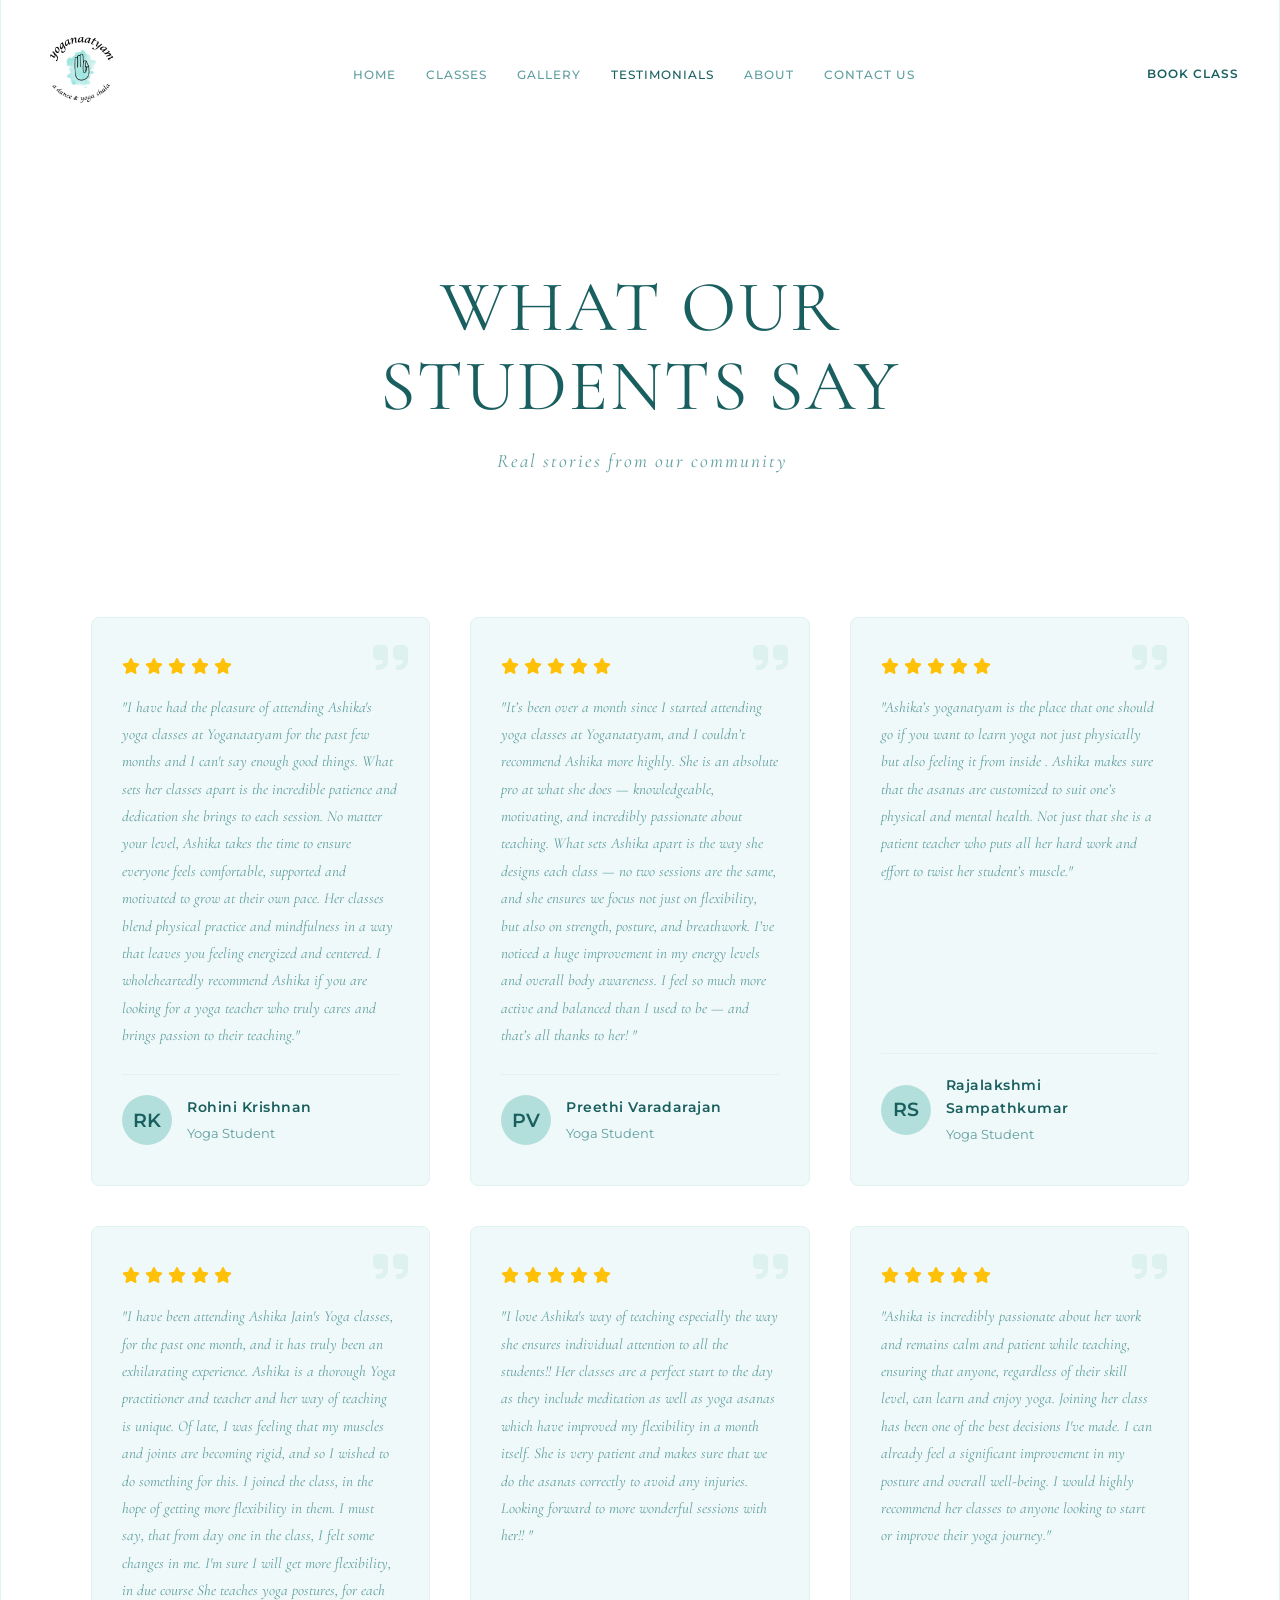
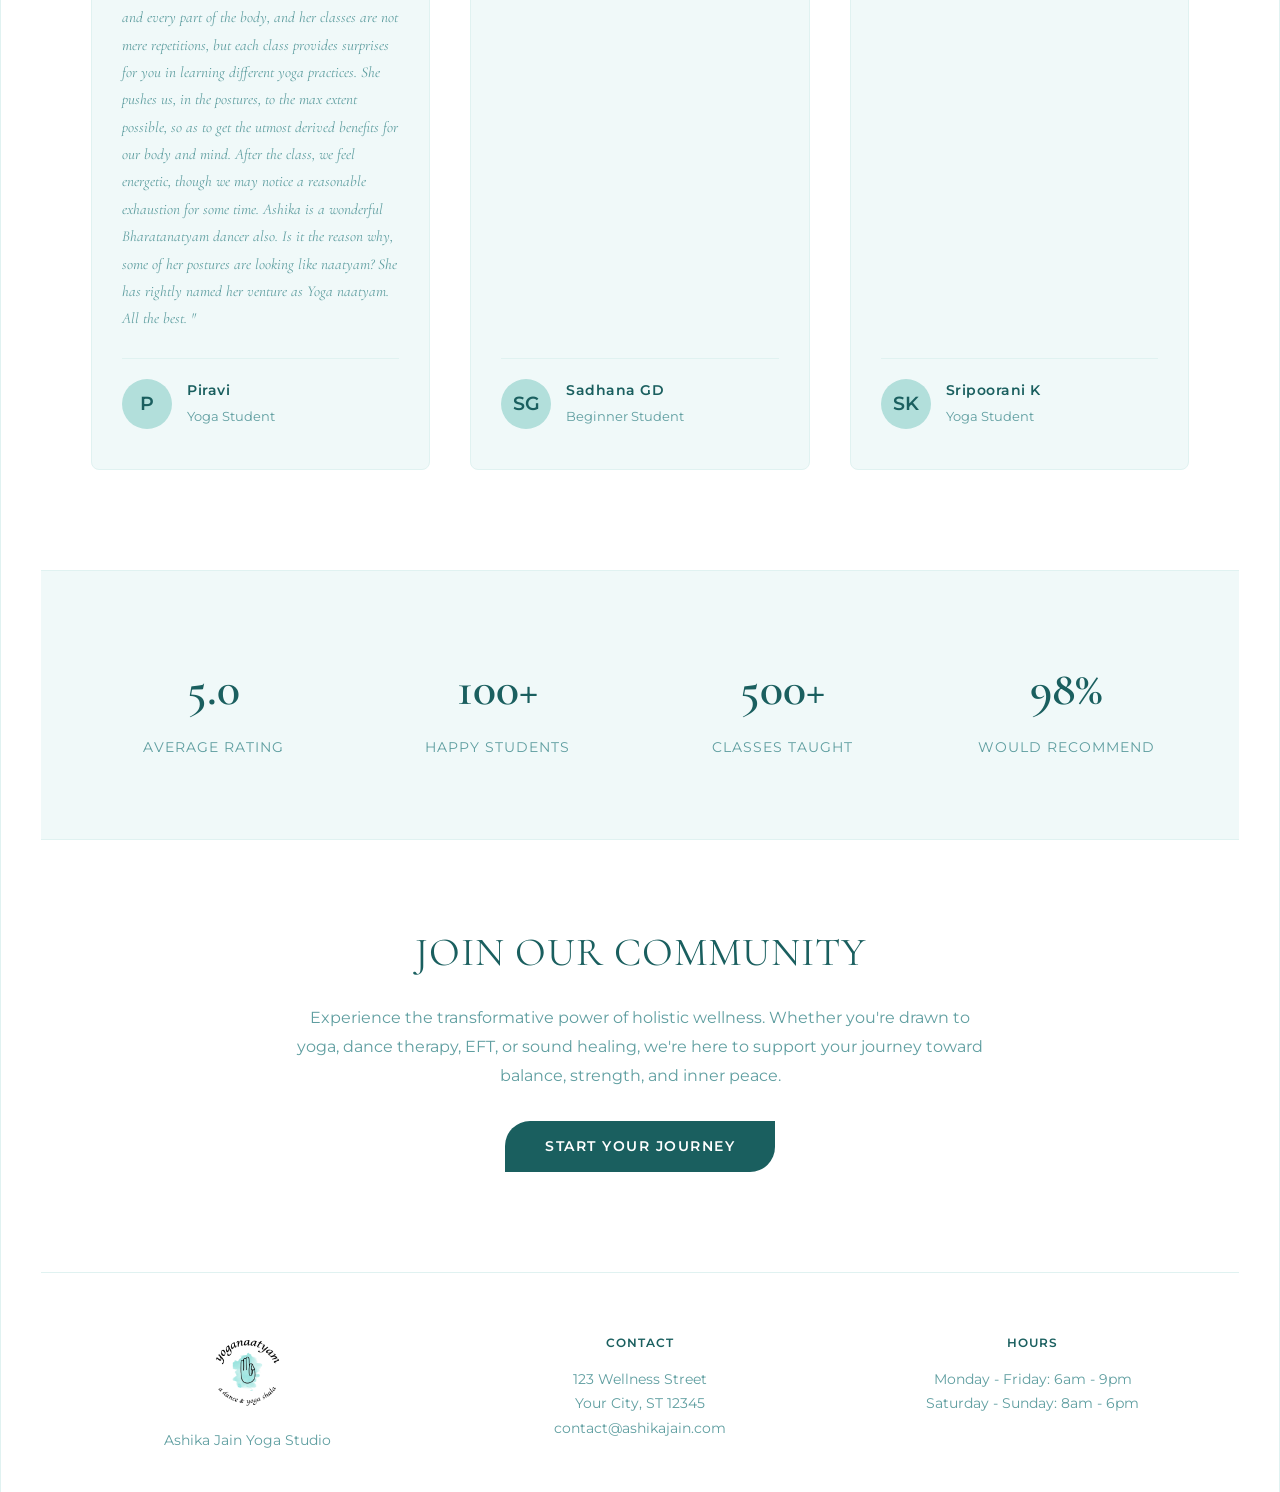
<file: testimonial.html>
<!DOCTYPE html>
<html lang="en">

<head>
    <meta charset="UTF-8">
    <meta name="viewport" content="width=device-width, initial-scale=1.0">
    
    <!-- Primary Meta Tags -->
    <title>Testimonials - Ashika Jain Yoga Studio | Client Reviews & Success Stories</title>
    <meta name="title" content="Testimonials - Ashika Jain Yoga Studio | Client Reviews & Success Stories">
    <meta name="description" content="Read inspiring testimonials from our yoga students. Discover how Ashika Jain's holistic approach to yoga, dance therapy, EFT, and sound healing has transformed lives.">
    <meta name="keywords" content="yoga testimonials, yoga reviews, client testimonials, yoga success stories, yoga student reviews, Ashika Jain reviews, wellness testimonials">
    <meta name="author" content="Ashika Jain">
    <meta name="robots" content="index, follow">
    <meta name="language" content="English">
    
    <!-- Canonical URL -->
    <link rel="canonical" href="https://www.ashikajain.com/testimonial.html">
    
    <!-- Open Graph / Facebook -->
    <meta property="og:type" content="website">
    <meta property="og:url" content="https://www.ashikajain.com/testimonial.html">
    <meta property="og:title" content="Testimonials - Ashika Jain Yoga Studio">
    <meta property="og:description" content="Read inspiring testimonials from our yoga students. Discover how our holistic approach has transformed lives.">
    <meta property="og:image" content="https://www.ashikajain.com/images/ylogo.png">
    <meta property="og:site_name" content="Ashika Jain Yoga Studio">
    
    <!-- Twitter -->
    <meta name="twitter:card" content="summary_large_image">
    <meta name="twitter:url" content="https://www.ashikajain.com/testimonial.html">
    <meta name="twitter:title" content="Testimonials - Ashika Jain Yoga Studio">
    <meta name="twitter:description" content="Read inspiring testimonials from our yoga students.">
    <meta name="twitter:image" content="https://www.ashikajain.com/images/ylogo.png">
    
    <!-- Favicon -->
    <link rel="icon" type="image/png" href="images/teal-logo.png">

    <link rel="preconnect" href="https://fonts.googleapis.com">
    <link rel="preconnect" href="https://fonts.gstatic.com" crossorigin>
    <link
        href="https://fonts.googleapis.com/css2?family=Cormorant+Garamond:ital,wght@0,300;0,400;0,600;1,400&family=Montserrat:wght@300;400;500;600&display=swap"
        rel="stylesheet">
    <link rel="stylesheet" href="style.css">
    <!-- FontAwesome for icons -->
    <link rel="stylesheet" href="https://cdnjs.cloudflare.com/ajax/libs/font-awesome/6.4.0/css/all.min.css">
    
    <style>
        /* Testimonial Page Specific Styles */
        .testimonial-hero {
            text-align: center;
            padding: 60px 50px;
            margin-bottom: 80px;
        }

        .testimonial-hero h1 {
            font-family: var(--font-serif);
            font-size: 4.5rem;
            font-weight: 400;
            color: var(--primary-text);
            margin-bottom: 20px;
            letter-spacing: 2px;
            line-height: 1.1;
        }

        .testimonial-hero h1 .highlight {
            display: block;
        }

        .testimonial-hero .subtitle {
            font-size: 1.2rem;
            letter-spacing: 2px;
            color: var(--secondary-text);
            font-style: italic;
            font-family: var(--font-serif);
        }

        .testimonials-grid {
            display: grid;
            grid-template-columns: repeat(3, 1fr);
            gap: 40px;
            margin-bottom: 100px;
            padding: 0 50px;
        }

        .testimonial-card {
            background: #f0f9f9;
            padding: 40px 30px;
            border-radius: 8px;
            border: 1px solid #e0f2f1;
            transition: all 0.3s ease;
            position: relative;
            display: flex;
            flex-direction: column;
        }

        .testimonial-card:hover {
            transform: translateY(-5px);
            box-shadow: 0 10px 30px rgba(26, 95, 95, 0.1);
            border-color: var(--accent-color);
        }

        .testimonial-rating {
            display: flex;
            gap: 5px;
            margin-bottom: 20px;
            color: #ffc107;
        }

        .testimonial-rating i {
            font-size: 1rem;
        }

        .testimonial-text {
            font-size: 0.95rem;
            color: var(--secondary-text);
            line-height: 1.8;
            margin-bottom: 25px;
            font-style: italic;
            flex-grow: 1;
            font-family: var(--font-serif);
        }

        .testimonial-author {
            display: flex;
            align-items: center;
            gap: 15px;
            padding-top: 20px;
            border-top: 1px solid #e0f2f1;
        }

        .testimonial-avatar {
            width: 50px;
            height: 50px;
            border-radius: 50%;
            background: var(--accent-color);
            display: flex;
            align-items: center;
            justify-content: center;
            color: var(--primary-text);
            font-weight: 600;
            font-size: 1.2rem;
            flex-shrink: 0;
        }

        .testimonial-author-info h4 {
            font-size: 0.9rem;
            font-weight: 600;
            color: var(--primary-text);
            margin-bottom: 5px;
            letter-spacing: 0.5px;
        }

        .testimonial-author-info p {
            font-size: 0.8rem;
            color: var(--secondary-text);
        }

        .testimonial-quote-icon {
            position: absolute;
            top: 20px;
            right: 20px;
            font-size: 2.5rem;
            color: var(--accent-color);
            opacity: 0.3;
        }

        .testimonial-stats {
            background: #f0f9f9;
            padding: 60px 50px;
            margin-bottom: 80px;
            border-top: 1px solid #e0f2f1;
            border-bottom: 1px solid #e0f2f1;
        }

        .testimonial-stats-grid {
            display: grid;
            grid-template-columns: repeat(4, 1fr);
            gap: 40px;
            text-align: center;
        }

        .testimonial-stat-item {
            padding: 20px;
        }

        .testimonial-stat-number {
            font-family: var(--font-serif);
            font-size: 3rem;
            font-weight: 600;
            color: var(--primary-text);
            margin-bottom: 10px;
        }

        .testimonial-stat-label {
            font-size: 0.85rem;
            color: var(--secondary-text);
            letter-spacing: 1px;
            text-transform: uppercase;
        }

        .testimonial-cta {
            text-align: center;
            padding: 0 50px;
            margin-bottom: 100px;
        }

        .testimonial-cta-content {
            max-width: 700px;
            margin: 0 auto;
        }

        .testimonial-cta h2 {
            font-family: var(--font-serif);
            font-size: 2.5rem;
            font-weight: 400;
            color: var(--primary-text);
            margin-bottom: 20px;
            letter-spacing: 1px;
        }

        .testimonial-cta p {
            font-size: 1rem;
            color: var(--secondary-text);
            line-height: 1.8;
            margin-bottom: 30px;
        }

        .testimonial-cta-btn {
            display: inline-block;
            padding: 14px 40px;
            font-size: 0.9rem;
            letter-spacing: 1.5px;
            font-weight: 600;
            text-decoration: none;
            text-transform: uppercase;
            background-color: var(--primary-text);
            color: #fff;
            border-radius: 25px 0% 25px 0%;
            transition: all 0.3s ease;
            font-family: var(--font-sans);
        }

        .testimonial-cta-btn:hover {
            background-color: transparent;
            color: var(--primary-text);
            border: 1px solid var(--primary-text);
            transform: translateY(-2px);
            box-shadow: 0 4px 8px rgba(0, 0, 0, 0.1);
        }

        /* Responsive Styles */
        @media (max-width: 1024px) {
            .testimonials-grid {
                grid-template-columns: repeat(2, 1fr);
                gap: 30px;
                padding: 0 30px;
            }

            .testimonial-stats-grid {
                grid-template-columns: repeat(2, 1fr);
                gap: 30px;
            }

            .testimonial-hero {
                padding: 40px 30px;
            }

            .testimonial-hero h1 {
                font-size: 3.5rem;
            }
        }

        @media (max-width: 768px) {
            .testimonial-hero {
                padding: 40px 20px;
                margin-bottom: 60px;
            }

            .testimonial-hero h1 {
                font-size: 2.5rem;
            }

            .testimonials-grid {
                grid-template-columns: 1fr;
                gap: 25px;
                padding: 0 20px;
                margin-bottom: 60px;
            }

            .testimonial-card {
                padding: 30px 25px;
            }

            .testimonial-stats {
                padding: 40px 20px;
                margin-bottom: 60px;
            }

            .testimonial-stats-grid {
                grid-template-columns: repeat(2, 1fr);
                gap: 25px;
            }

            .testimonial-stat-number {
                font-size: 2.5rem;
            }

            .testimonial-cta {
                padding: 0 20px;
                margin-bottom: 60px;
            }

            .testimonial-cta h2 {
                font-size: 2rem;
            }
        }

        @media (max-width: 480px) {
            .testimonial-hero h1 {
                font-size: 2rem;
            }

            .testimonial-stats-grid {
                grid-template-columns: 1fr;
            }

            .testimonial-cta h2 {
                font-size: 1.5rem;
            }
        }
    </style>
</head>

<body>

    <div class="main-container">
        <!-- Header -->
        <header role="banner">
            <div class="logo">
                <div class="logo-circle">AJ</div>
            </div>
            <nav role="navigation" aria-label="Main navigation">
                <ul>
                    <li><a href="index.html">HOME</a></li>
                    <li><a href="classes.html">CLASSES</a></li>
                    <li><a href="gallery.html">GALLERY</a></li>
                    <li><a href="testimonial.html" class="active">TESTIMONIALS</a></li>
                    <li><a href="about.html">ABOUT</a></li>
                    <li><a href="contact.html">CONTACT US</a></li>
                </ul>
            </nav>
            <div class="header-actions">
                <a href="contact.html#contact-form" class="book-btn">BOOK CLASS</a>
                <div class="menu-icon" id="mobile-menu-toggle">
                    <i class="fa-solid fa-bars"></i>
                </div>
            </div>
        </header>

        <!-- Mobile Menu Overlay -->
        <div class="mobile-menu-overlay" id="mobile-menu">
            <div class="mobile-menu-content">
                <div class="mobile-menu-header">
                    <div class="logo-circle">AJ</div>
                    <button class="mobile-menu-close" id="mobile-menu-close">
                        <i class="fa-solid fa-times"></i>
                    </button>
                </div>
                <nav class="mobile-nav">
                    <ul>
                        <li><a href="index.html" class="mobile-nav-link">HOME</a></li>
                        <li><a href="classes.html" class="mobile-nav-link">CLASSES</a></li>
                        <li><a href="gallery.html" class="mobile-nav-link">GALLERY</a></li>
                        <li><a href="testimonial.html" class="mobile-nav-link">TESTIMONIALS</a></li>
                        <li><a href="about.html" class="mobile-nav-link">ABOUT</a></li>
                        <li><a href="contact.html" class="mobile-nav-link">CONTACT US</a></li>
                    </ul>
                </nav>
                <div class="mobile-menu-footer">
                    <a href="contact.html#contact-form" class="mobile-book-btn">BOOK CLASS</a>
                </div>
            </div>
        </div>

        <!-- Testimonial Hero Section -->
        <section class="testimonial-hero">
            <h1>WHAT OUR<br><span class="highlight">STUDENTS SAY</span></h1>
            <p class="subtitle">Real stories from our community</p>
        </section>

        <!-- Testimonials Grid -->
        <section class="testimonials-section">
            <div class="testimonials-grid">
                <div class="testimonial-card">
                    <i class="fa-solid fa-quote-right testimonial-quote-icon"></i>
                    <div class="testimonial-rating">
                        <i class="fa-solid fa-star"></i>
                        <i class="fa-solid fa-star"></i>
                        <i class="fa-solid fa-star"></i>
                        <i class="fa-solid fa-star"></i>
                        <i class="fa-solid fa-star"></i>
                    </div>
                    <p class="testimonial-text">"I have had the pleasure of attending Ashika's yoga classes at Yoganaatyam for the past few months and I can't say enough good things. What sets her classes apart is the incredible patience and dedication she brings to each session. No matter your level, Ashika takes the time to ensure everyone feels comfortable, supported and motivated to grow at their own pace. Her classes blend physical practice and mindfulness in a way that leaves you feeling energized and centered. I wholeheartedly recommend Ashika if you are looking for a yoga teacher who truly cares and brings passion to their teaching."</p>
                    <div class="testimonial-author">
                        <div class="testimonial-avatar">RK</div>
                        <div class="testimonial-author-info">
                            <h4>Rohini Krishnan</h4>
                            <p>Yoga Student</p>
                        </div>
                    </div>
                </div>

                <div class="testimonial-card">
                    <i class="fa-solid fa-quote-right testimonial-quote-icon"></i>
                    <div class="testimonial-rating">
                        <i class="fa-solid fa-star"></i>
                        <i class="fa-solid fa-star"></i>
                        <i class="fa-solid fa-star"></i>
                        <i class="fa-solid fa-star"></i>
                        <i class="fa-solid fa-star"></i>
                    </div>
                    <p class="testimonial-text">"It’s been over a month since I started attending yoga classes at Yoganaatyam, and I couldn’t recommend Ashika more highly. She is an absolute pro at what she does — knowledgeable, motivating, and incredibly passionate about teaching.

What sets Ashika apart is the way she designs each class — no two sessions are the same, and she ensures we focus not just on flexibility, but also on strength, posture, and breathwork. I’ve noticed a huge improvement in my energy levels and overall body awareness. I feel so much more active and balanced than I used to be — and that’s all thanks to her!
"</p>
                    <div class="testimonial-author">
                        <div class="testimonial-avatar">PV</div>
                        <div class="testimonial-author-info">
                            <h4>Preethi Varadarajan</h4>
                            <p>Yoga Student</p>
                        </div>
                    </div>
                </div>

                <div class="testimonial-card">
                    <i class="fa-solid fa-quote-right testimonial-quote-icon"></i>
                    <div class="testimonial-rating">
                        <i class="fa-solid fa-star"></i>
                        <i class="fa-solid fa-star"></i>
                        <i class="fa-solid fa-star"></i>
                        <i class="fa-solid fa-star"></i>
                        <i class="fa-solid fa-star"></i>
                    </div>
                    <p class="testimonial-text">"Ashika’s yoganatyam is the place that one should go if you want to learn yoga not just physically but also feeling it from inside . Ashika makes sure that the asanas are customized to suit one’s physical and mental health. Not just that she is a patient teacher who puts all her hard work and effort to twist her student’s muscle."</p>
                    <div class="testimonial-author">
                        <div class="testimonial-avatar">RS</div>
                        <div class="testimonial-author-info">
                            <h4>Rajalakshmi Sampathkumar</h4>
                            <p>Yoga Student</p>
                        </div>
                    </div>
                </div>

                <div class="testimonial-card">
                    <i class="fa-solid fa-quote-right testimonial-quote-icon"></i>
                    <div class="testimonial-rating">
                        <i class="fa-solid fa-star"></i>
                        <i class="fa-solid fa-star"></i>
                        <i class="fa-solid fa-star"></i>
                        <i class="fa-solid fa-star"></i>
                        <i class="fa-solid fa-star"></i>
                    </div>
                    <p class="testimonial-text">"I have been attending Ashika Jain's Yoga classes, for the past one month, and it has truly been an exhilarating experience. Ashika is a thorough Yoga practitioner and teacher and her way of teaching is unique.
Of late, I was feeling that my muscles and joints are becoming rigid, and so I wished to do something for this. I joined the class, in the hope of getting more flexibility in them. I must say, that from day one in the class, I felt some changes in me. I'm sure I will get more flexibility, in due course
She teaches yoga postures, for each and every part of the body, and her classes are not mere repetitions, but each class provides surprises for you in learning different yoga practices.
She pushes us, in the postures,  to the max extent possible, so as to get the utmost derived benefits for our body and mind. After the class, we feel energetic, though we may notice a reasonable exhaustion for some time.
Ashika is a wonderful Bharatanatyam dancer also. Is it the reason why, some of her postures are looking like
naatyam? She has rightly named her venture as Yoga naatyam. All the best.
"</p>
                    <div class="testimonial-author">
                        <div class="testimonial-avatar">P</div>
                        <div class="testimonial-author-info">
                            <h4>Piravi</h4>
                            <p>Yoga Student</p>
                        </div>
                    </div>
                </div>

                <div class="testimonial-card">
                    <i class="fa-solid fa-quote-right testimonial-quote-icon"></i>
                    <div class="testimonial-rating">
                        <i class="fa-solid fa-star"></i>
                        <i class="fa-solid fa-star"></i>
                        <i class="fa-solid fa-star"></i>
                        <i class="fa-solid fa-star"></i>
                        <i class="fa-solid fa-star"></i>
                    </div>
                    <p class="testimonial-text">"I love Ashika's way of teaching especially the way she ensures individual attention to all the students!!
Her classes are a perfect start to the day as they include meditation as well as yoga asanas which have improved my flexibility in a month itself. She is very patient and makes sure that we do the asanas correctly to avoid any injuries.
Looking forward to more wonderful sessions with her!! "</p>
                    <div class="testimonial-author">
                        <div class="testimonial-avatar">SG</div>
                        <div class="testimonial-author-info">
                            <h4>Sadhana GD</h4>
                            <p>Beginner Student</p>
                        </div>
                    </div>
                </div>

                <div class="testimonial-card">
                    <i class="fa-solid fa-quote-right testimonial-quote-icon"></i>
                    <div class="testimonial-rating">
                        <i class="fa-solid fa-star"></i>
                        <i class="fa-solid fa-star"></i>
                        <i class="fa-solid fa-star"></i>
                        <i class="fa-solid fa-star"></i>
                        <i class="fa-solid fa-star"></i>
                    </div>
                    <p class="testimonial-text">"Ashika is incredibly passionate about her work and remains calm and patient while teaching, ensuring that anyone, regardless of their skill level, can learn and enjoy yoga. Joining her class has been one of the best decisions I've made. I can already feel a significant improvement in my posture and overall well-being. I would highly recommend her classes to anyone looking to start or improve their yoga journey."</p>
                    <div class="testimonial-author">
                        <div class="testimonial-avatar">SK</div>
                        <div class="testimonial-author-info">
                            <h4>Sripoorani K</h4>
                            <p>Yoga Student</p>
                        </div>
                    </div>
                </div>
            </div>
        </section>

        <!-- Testimonial Stats Section -->
        <section class="testimonial-stats">
            <div class="testimonial-stats-grid">
                <div class="testimonial-stat-item">
                    <div class="testimonial-stat-number">5.0</div>
                    <div class="testimonial-stat-label">Average Rating</div>
                </div>
                <div class="testimonial-stat-item">
                    <div class="testimonial-stat-number">100+</div>
                    <div class="testimonial-stat-label">Happy Students</div>
                </div>
                <div class="testimonial-stat-item">
                    <div class="testimonial-stat-number">500+</div>
                    <div class="testimonial-stat-label">Classes Taught</div>
                </div>
                <div class="testimonial-stat-item">
                    <div class="testimonial-stat-number">98%</div>
                    <div class="testimonial-stat-label">Would Recommend</div>
                </div>
            </div>
        </section>

        <!-- CTA Section -->
        <section class="testimonial-cta">
            <div class="testimonial-cta-content">
                <h2>JOIN OUR COMMUNITY</h2>
                <p>Experience the transformative power of holistic wellness. Whether you're drawn to yoga, dance therapy, EFT, or sound healing, we're here to support your journey toward balance, strength, and inner peace.</p>
                <a href="contact.html#contact-form" class="testimonial-cta-btn">START YOUR JOURNEY</a>
            </div>
        </section>

        <!-- Footer -->
        <footer class="about-footer" role="contentinfo">
            <div class="footer-content">
                <div class="footer-section">
                    <div class="logo-circle">AJ</div>
                    <p>Ashika Jain Yoga Studio</p>
                </div>
                <div class="footer-section">
                    <h4>CONTACT</h4>
                    <p>123 Wellness Street<br>Your City, ST 12345<br>contact@ashikajain.com</p>
                </div>
                <div class="footer-section">
                    <h4>HOURS</h4>
                    <p>Monday - Friday: 6am - 9pm<br>Saturday - Sunday: 8am - 6pm</p>
                </div>
            </div>
        </footer>
    </div>

    <script>
        // Mobile Menu Toggle
        const mobileMenuToggle = document.getElementById('mobile-menu-toggle');
        const mobileMenu = document.getElementById('mobile-menu');
        const mobileMenuClose = document.getElementById('mobile-menu-close');
        const body = document.body;

        if (mobileMenuToggle) {
            mobileMenuToggle.addEventListener('click', () => {
                mobileMenu.classList.add('active');
                body.classList.add('menu-open');
            });
        }

        if (mobileMenuClose) {
            mobileMenuClose.addEventListener('click', () => {
                mobileMenu.classList.remove('active');
                body.classList.remove('menu-open');
            });
        }

        // Close menu when clicking on overlay (outside menu content)
        if (mobileMenu) {
            mobileMenu.addEventListener('click', (e) => {
                if (e.target === mobileMenu) {
                    mobileMenu.classList.remove('active');
                    body.classList.remove('menu-open');
                }
            });
        }

        // Close menu when clicking on a nav link
        const mobileNavLinks = document.querySelectorAll('.mobile-nav-link');
        mobileNavLinks.forEach(link => {
            link.addEventListener('click', () => {
                mobileMenu.classList.remove('active');
                body.classList.remove('menu-open');
            });
        });

        // Set active state for current page
        const currentPath = window.location.pathname;
        const currentPage = currentPath.split('/').pop() || 'index.html';
        mobileNavLinks.forEach(link => {
            const linkHref = link.getAttribute('href');
            if (linkHref === currentPage || (currentPage === '' && linkHref === 'index.html')) {
                link.classList.add('active');
            }
        });
    </script>

</body>

</html>
</file>
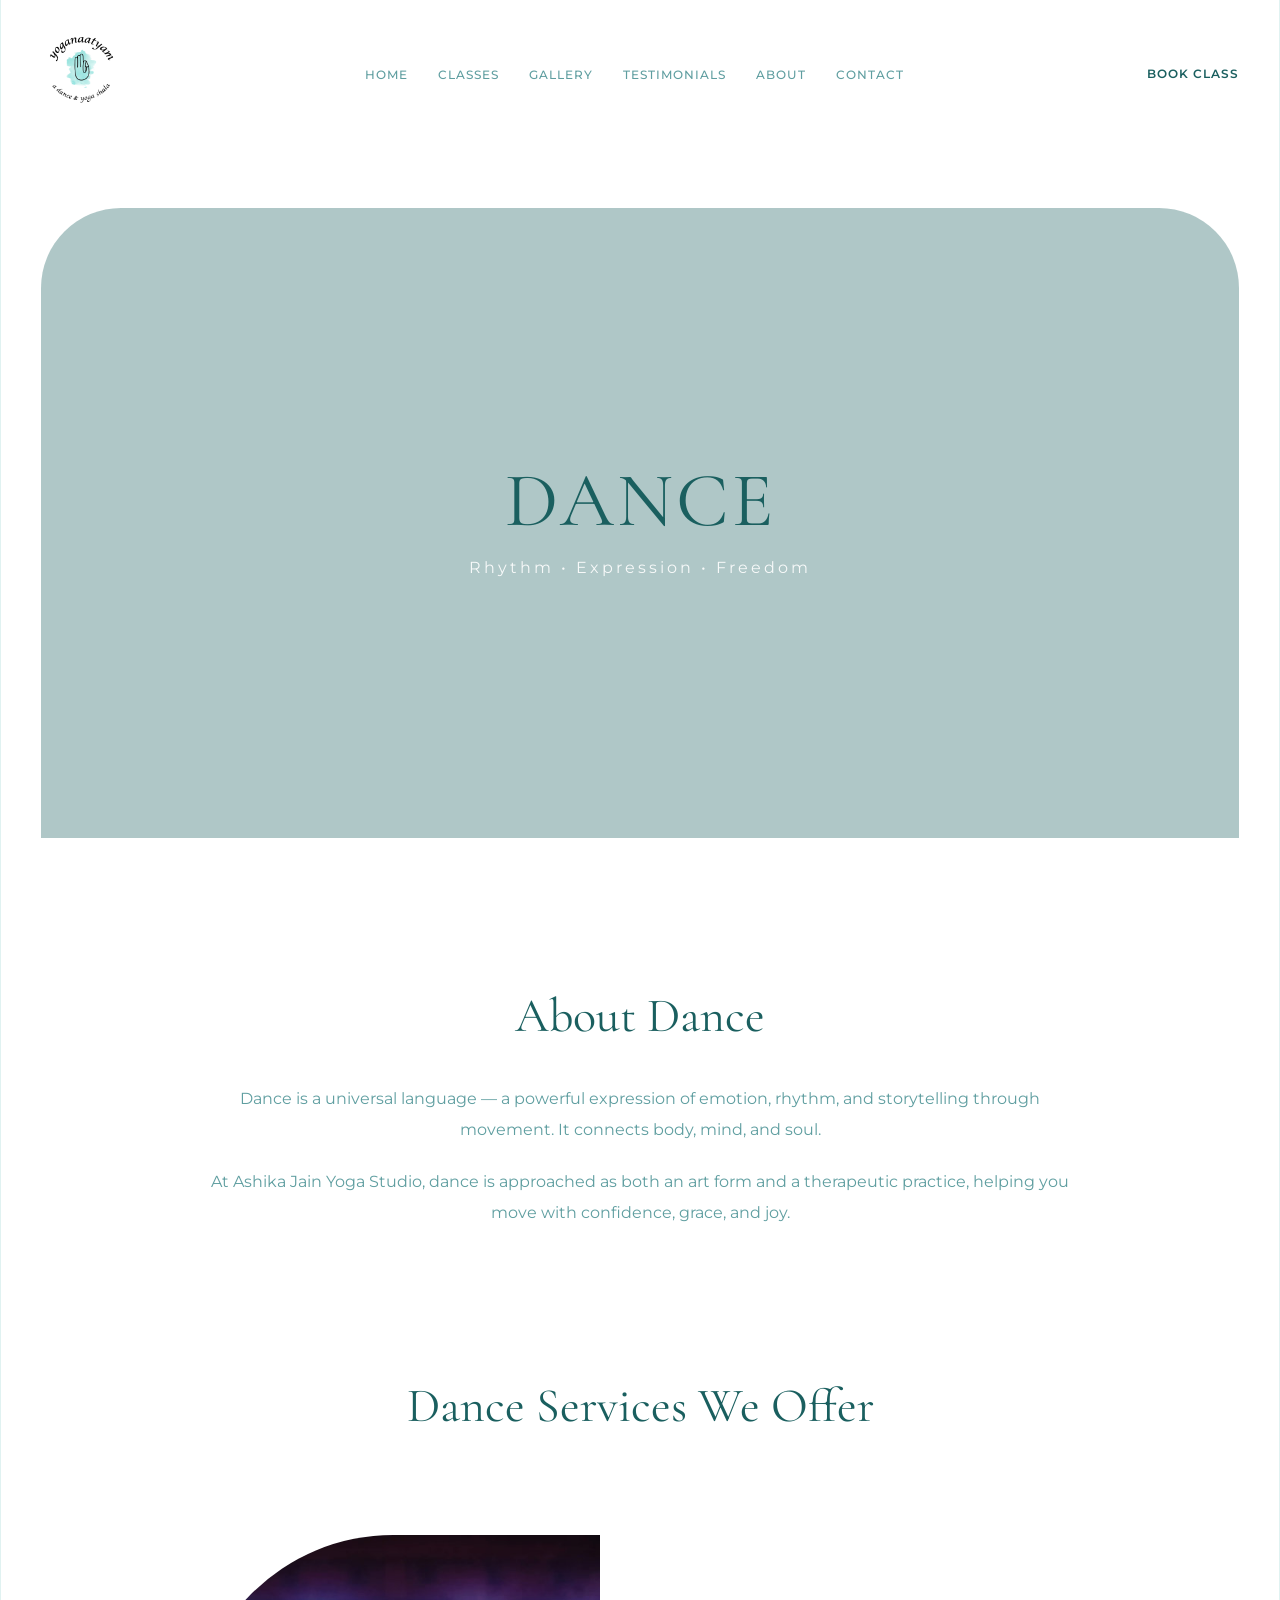
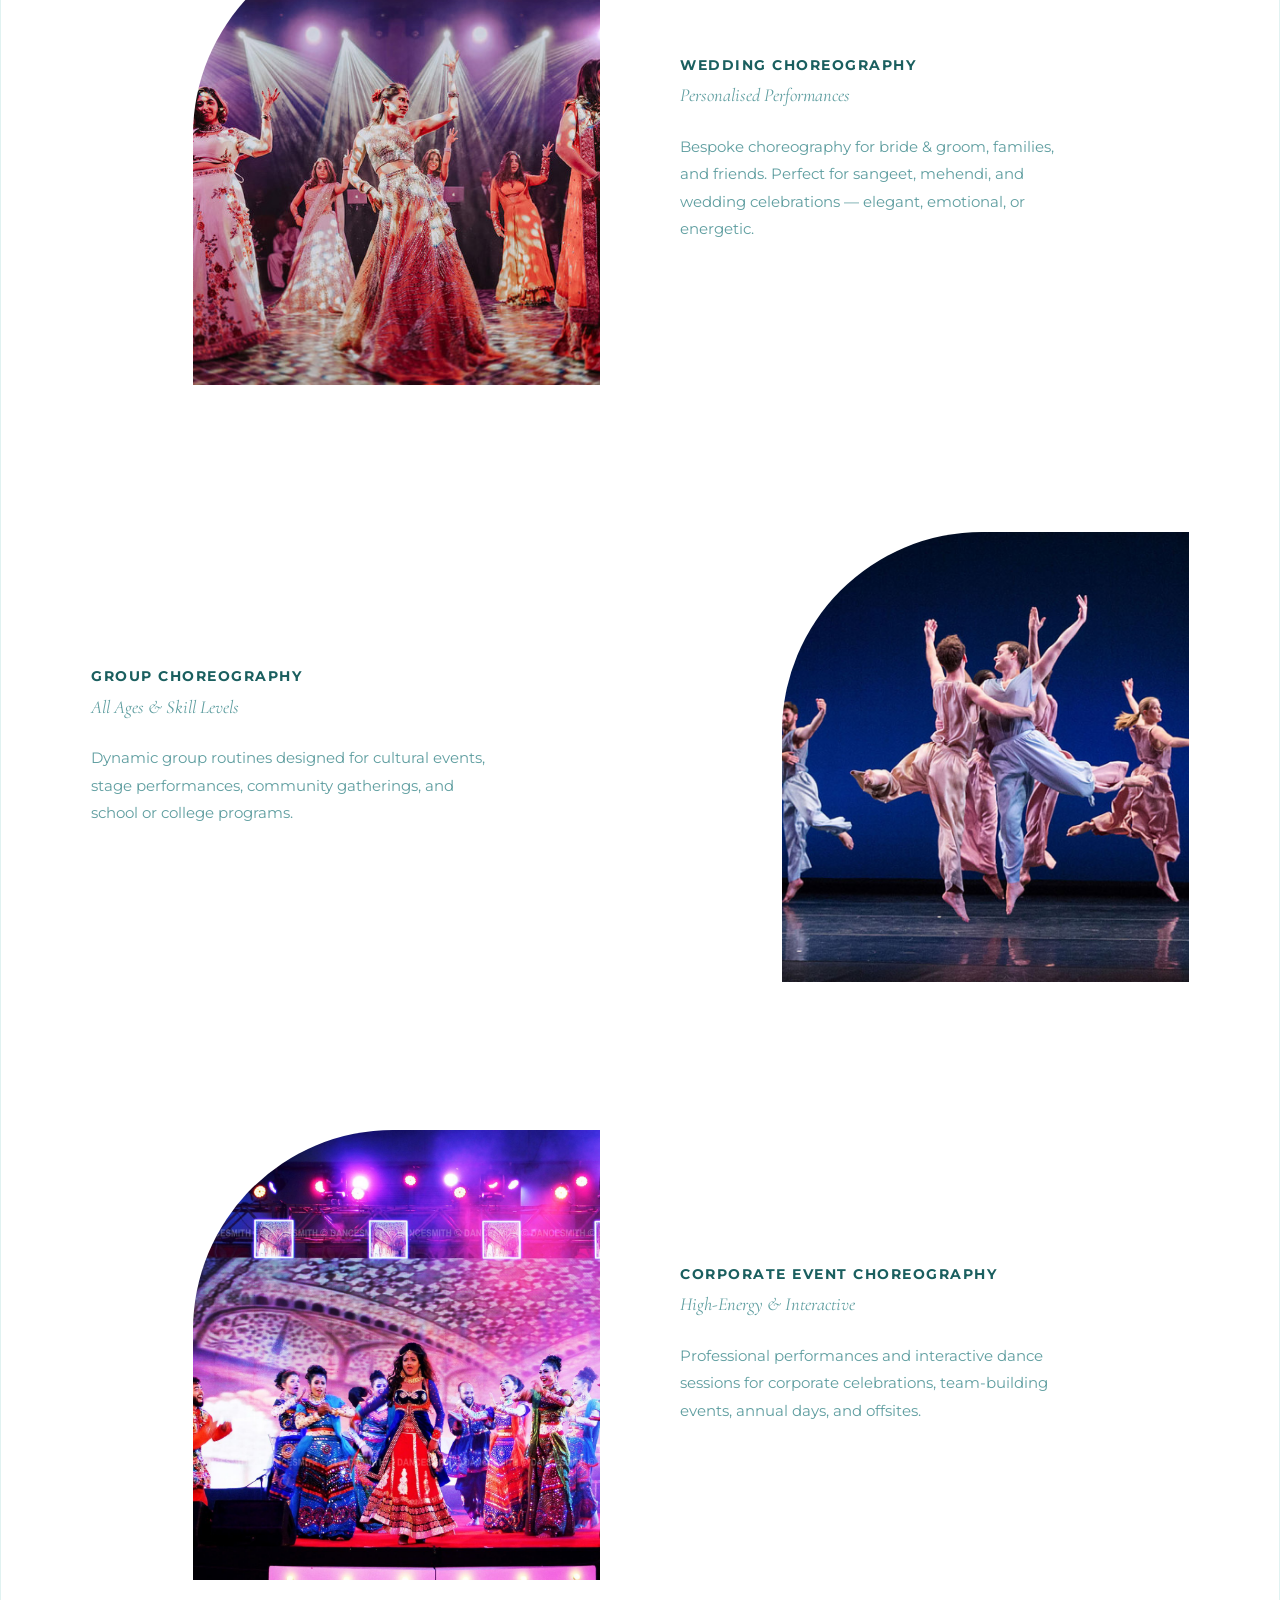
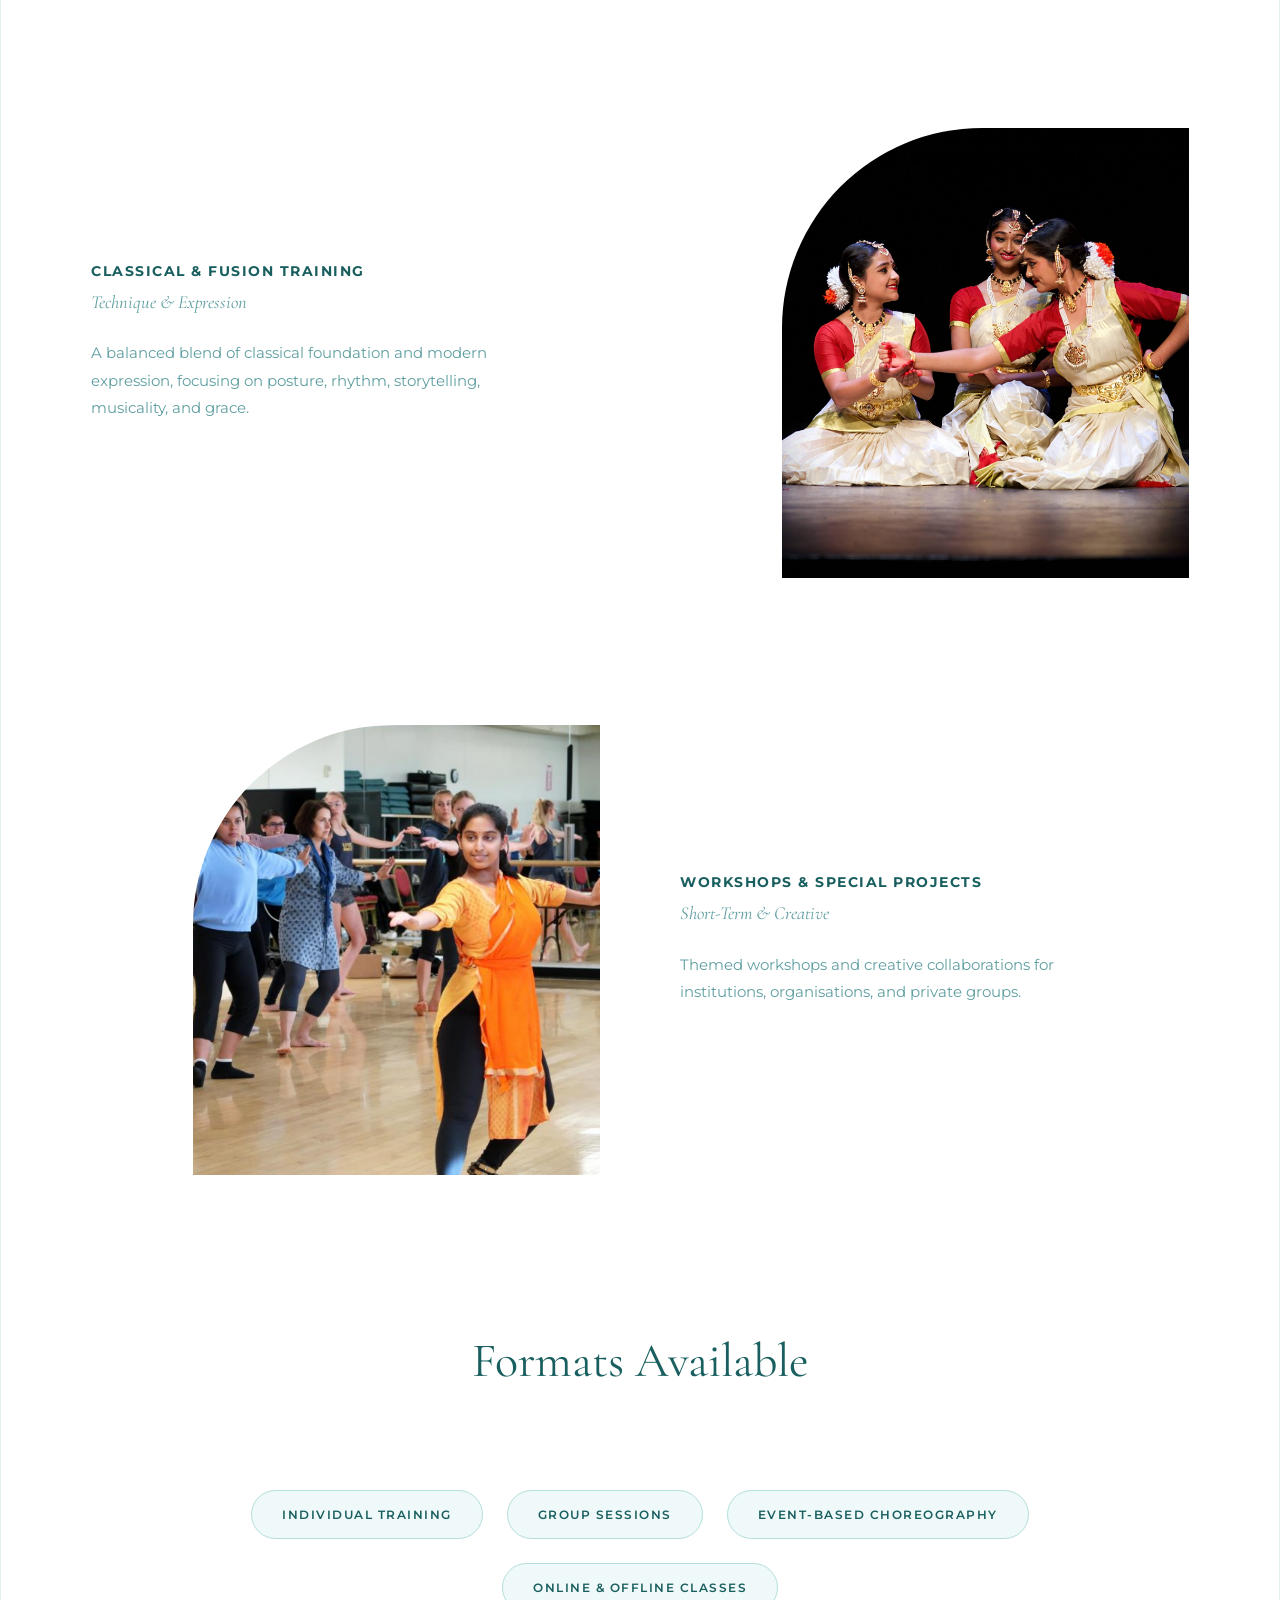
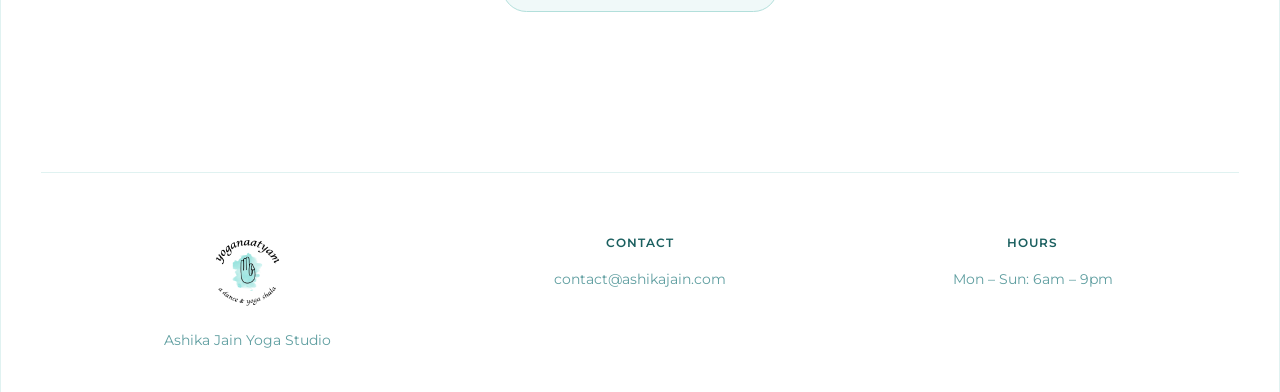
<file: pages/dance.html>
<!DOCTYPE html>
<html lang="en">

<head>
    <meta charset="UTF-8">
    <meta name="viewport" content="width=device-width, initial-scale=1.0">

    <title>Dance | Ashika Jain Yoga Studio</title>
    <meta name="description"
        content="Wedding choreography, group performances, corporate dance, classical & fusion training, and workshops. Express yourself through movement.">

    <!-- Fonts -->
    <link rel="preconnect" href="https://fonts.googleapis.com">
    <link rel="preconnect" href="https://fonts.gstatic.com" crossorigin>
    <link
        href="https://fonts.googleapis.com/css2?family=Cormorant+Garamond:wght@300;400;600&family=Montserrat:wght@300;400;500;600&display=swap"
        rel="stylesheet">

    <!-- Icons -->
    <link rel="stylesheet" href="https://cdnjs.cloudflare.com/ajax/libs/font-awesome/6.4.0/css/all.min.css">

    <!-- Main Styles -->
    <link rel="stylesheet" href="../style.css">
    <link rel="stylesheet" href="dance.css">
</head>

<body>

    <!-- Preloader -->
    <div class="preloader" id="preloader">
        <div class="preloader-content">
            <img src="../images/teal-logo.png" class="preloader-logo" alt="Logo">
        </div>
    </div>

    <div class="main-container">

        <!-- Header -->
        <header>
            <div class="logo">
                <a href="../index.html">
                    <div class="logo-circle">AJ</div>
                </a>
            </div>

            <nav>
                <ul>
                    <li><a href="../index.html">HOME</a></li>
                    <li><a href="../classes.html">CLASSES</a></li>
                    <li><a href="../gallery.html">GALLERY</a></li>
                    <li><a href="../testimonial.html">TESTIMONIALS</a></li>
                    <li><a href="../about.html">ABOUT</a></li>
                    <li><a href="../contact.html">CONTACT</a></li>
                </ul>
            </nav>

            <div class="header-actions">
                <a href="../contact.html#contact-form" class="book-btn">BOOK CLASS</a>
                <div class="menu-icon" id="mobile-menu-toggle">
                    <i class="fa-solid fa-bars"></i>
                </div>
            </div>
        </header>

        <!-- Mobile Menu -->
        <div class="mobile-menu-overlay" id="mobile-menu">
            <div class="mobile-menu-content">
                <div class="mobile-menu-header">
                    <div class="logo-circle">AJ</div>
                    <button class="mobile-menu-close" id="mobile-menu-close">
                        <i class="fa-solid fa-times"></i>
                    </button>
                </div>

                <nav class="mobile-nav">
                    <ul>
                        <li><a href="../index.html" class="mobile-nav-link">HOME</a></li>
                        <li><a href="../classes.html" class="mobile-nav-link">CLASSES</a></li>
                        <li><a href="../gallery.html" class="mobile-nav-link">GALLERY</a></li>
                        <li><a href="../testimonial.html" class="mobile-nav-link">TESTIMONIALS</a></li>
                        <li><a href="../about.html" class="mobile-nav-link">ABOUT</a></li>
                        <li><a href="../contact.html" class="mobile-nav-link">CONTACT</a></li>
                    </ul>
                </nav>

                <div class="mobile-menu-footer">
                    <a href="../contact.html#contact-form" class="mobile-book-btn">BOOK CLASS</a>
                </div>
            </div>
        </div>

        <!-- ================= VIDEO HERO ================= -->
        <section class="hero" style="grid-template-columns: 1fr; position: relative;">

            <div class="hero-image" style="height:70vh; position:relative; border-radius:80px 80px 0 0;">
                <video autoplay muted loop playsinline style="width:100%; height:100%; object-fit:cover;">
                    <source src="../videos/dance.mp4" type="video/mp4">
                </video>

                <div style="
                    position:absolute;
                    inset:0;
                    background:rgba(26,95,95,0.35);
                "></div>

                <div style="
                    position:absolute;
                    top:50%;
                    left:50%;
                    transform:translate(-50%, -50%);
                    text-align:center;
                    color:#fff;
                    z-index:2;
                ">
                    <h1 style="
                        font-family: var(--font-serif);
                        font-size: clamp(2.5rem, 6vw, 15rem);
                        font-weight:400;
                        letter-spacing:3px;
                    ">
                        DANCE
                    </h1>
                    <p style="
                        font-family: var(--font-sans);
                        letter-spacing:3px;
                        font-size:1rem;
                        opacity:0.9;
                    ">
                        Rhythm • Expression • Freedom
                    </p>
                </div>
            </div>

        </section>

        <!-- ================= ABOUT DANCE ================= -->
        <section class="about-yoga">
            <h2>About Dance</h2>
            <p>
                Dance is a universal language — a powerful expression of emotion, rhythm,
                and storytelling through movement. It connects body, mind, and soul.
            </p>
            <p>
                At Ashika Jain Yoga Studio, dance is approached as both an art form and a
                therapeutic practice, helping you move with confidence, grace, and joy.
            </p>
        </section>

        <!-- ================= DANCE SERVICES ================= -->
        <section class="yoga-types-section">
            <h2 class="section-title">Dance Services We Offer</h2>

            <!-- Wedding -->
            <div class="instructor">
                <div class="instructor-image-wrapper">
                    <img src="../videos/d1.png" class="instructor-img" alt="Wedding Choreography">
                </div>
                <div class="instructor-content">
                    <h2>Wedding Choreography</h2>
                    <span class="role">Personalised Performances</span>
                    <p>
                        Bespoke choreography for bride & groom, families, and friends.
                        Perfect for sangeet, mehendi, and wedding celebrations —
                        elegant, emotional, or energetic.
                    </p>
                </div>
            </div>

            <!-- Group -->
            <div class="instructor">
                <div class="instructor-content">
                    <h2>Group Choreography</h2>
                    <span class="role">All Ages & Skill Levels</span>
                    <p>
                        Dynamic group routines designed for cultural events,
                        stage performances, community gatherings, and school or college programs.
                    </p>
                </div>
                <div class="instructor-image-wrapper">
                    <img src="../videos/d2.png" class="instructor-img" alt="Group Choreography">
                </div>
            </div>

            <!-- Corporate -->
            <div class="instructor">
                <div class="instructor-image-wrapper">
                    <img src="../videos/d3.png" class="instructor-img" alt="Corporate Dance">
                </div>
                <div class="instructor-content">
                    <h2>Corporate Event Choreography</h2>
                    <span class="role">High-Energy & Interactive</span>
                    <p>
                        Professional performances and interactive dance sessions
                        for corporate celebrations, team-building events,
                        annual days, and offsites.
                    </p>
                </div>
            </div>

            <!-- Classical -->
            <div class="instructor">
                <div class="instructor-content">
                    <h2>Classical & Fusion Training</h2>
                    <span class="role">Technique & Expression</span>
                    <p>
                        A balanced blend of classical foundation and modern expression,
                        focusing on posture, rhythm, storytelling, musicality, and grace.
                    </p>
                </div>
                <div class="instructor-image-wrapper">
                    <img src="../videos/d4.png" class="instructor-img" alt="Classical Dance">
                </div>
            </div>

            <!-- Workshops -->
            <div class="instructor">
                <div class="instructor-image-wrapper">
                    <img src="../videos/d5.png" class="instructor-img" alt="Dance Workshops">
                </div>
                <div class="instructor-content">
                    <h2>Workshops & Special Projects</h2>
                    <span class="role">Short-Term & Creative</span>
                    <p>
                        Themed workshops and creative collaborations for institutions,
                        organisations, and private groups.
                    </p>
                </div>
            </div>

        </section>

        <!-- ================= FORMATS ================= -->
        <section class="formats-section">
            <h2 class="section-title">Formats Available</h2>
            <div class="formats-list">
                <div class="format-item">Individual Training</div>
                <div class="format-item">Group Sessions</div>
                <div class="format-item">Event-Based Choreography</div>
                <div class="format-item">Online & Offline Classes</div>
            </div>
        </section>

        <!-- Footer -->
        <footer class="about-footer">
            <div class="footer-content">
                <div class="footer-section">
                    <div class="logo-circle">AJ</div>
                    <p>Ashika Jain Yoga Studio</p>
                </div>
                <div class="footer-section">
                    <h4>CONTACT</h4>
                    <p>contact@ashikajain.com</p>
                </div>
                <div class="footer-section">
                    <h4>HOURS</h4>
                    <p>Mon – Sun: 6am – 9pm</p>
                </div>
            </div>
        </footer>

    </div>

    <!-- Scripts -->
    <script>
        const toggle = document.getElementById('mobile-menu-toggle');
        const menu = document.getElementById('mobile-menu');
        const closeBtn = document.getElementById('mobile-menu-close');

        toggle.addEventListener('click', () => {
            menu.classList.add('active');
            document.body.classList.add('menu-open');
        });

        closeBtn.addEventListener('click', () => {
            menu.classList.remove('active');
            document.body.classList.remove('menu-open');
        });

        window.addEventListener('load', () => {
            const preloader = document.getElementById('preloader');
            preloader.style.opacity = '0';
            setTimeout(() => preloader.style.display = 'none', 500);
        });
    </script>

</body>
</html>
</file>
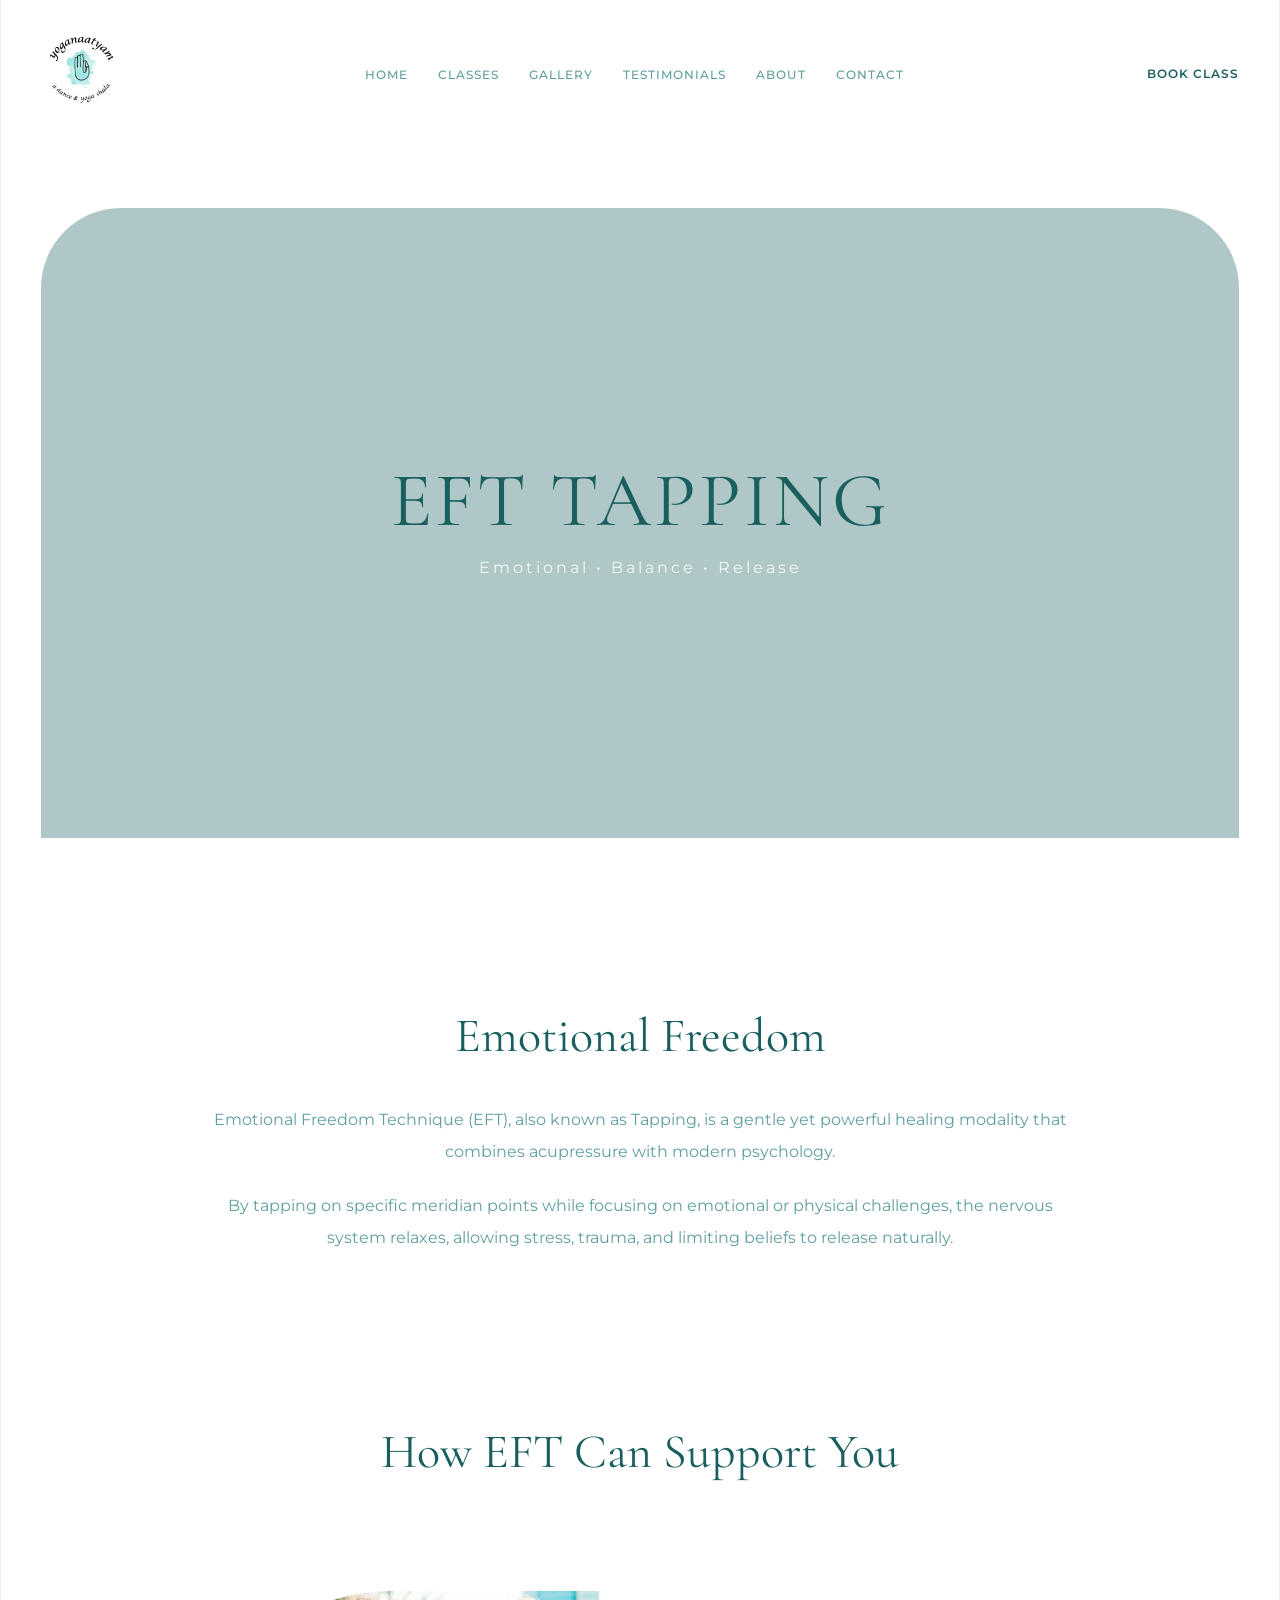
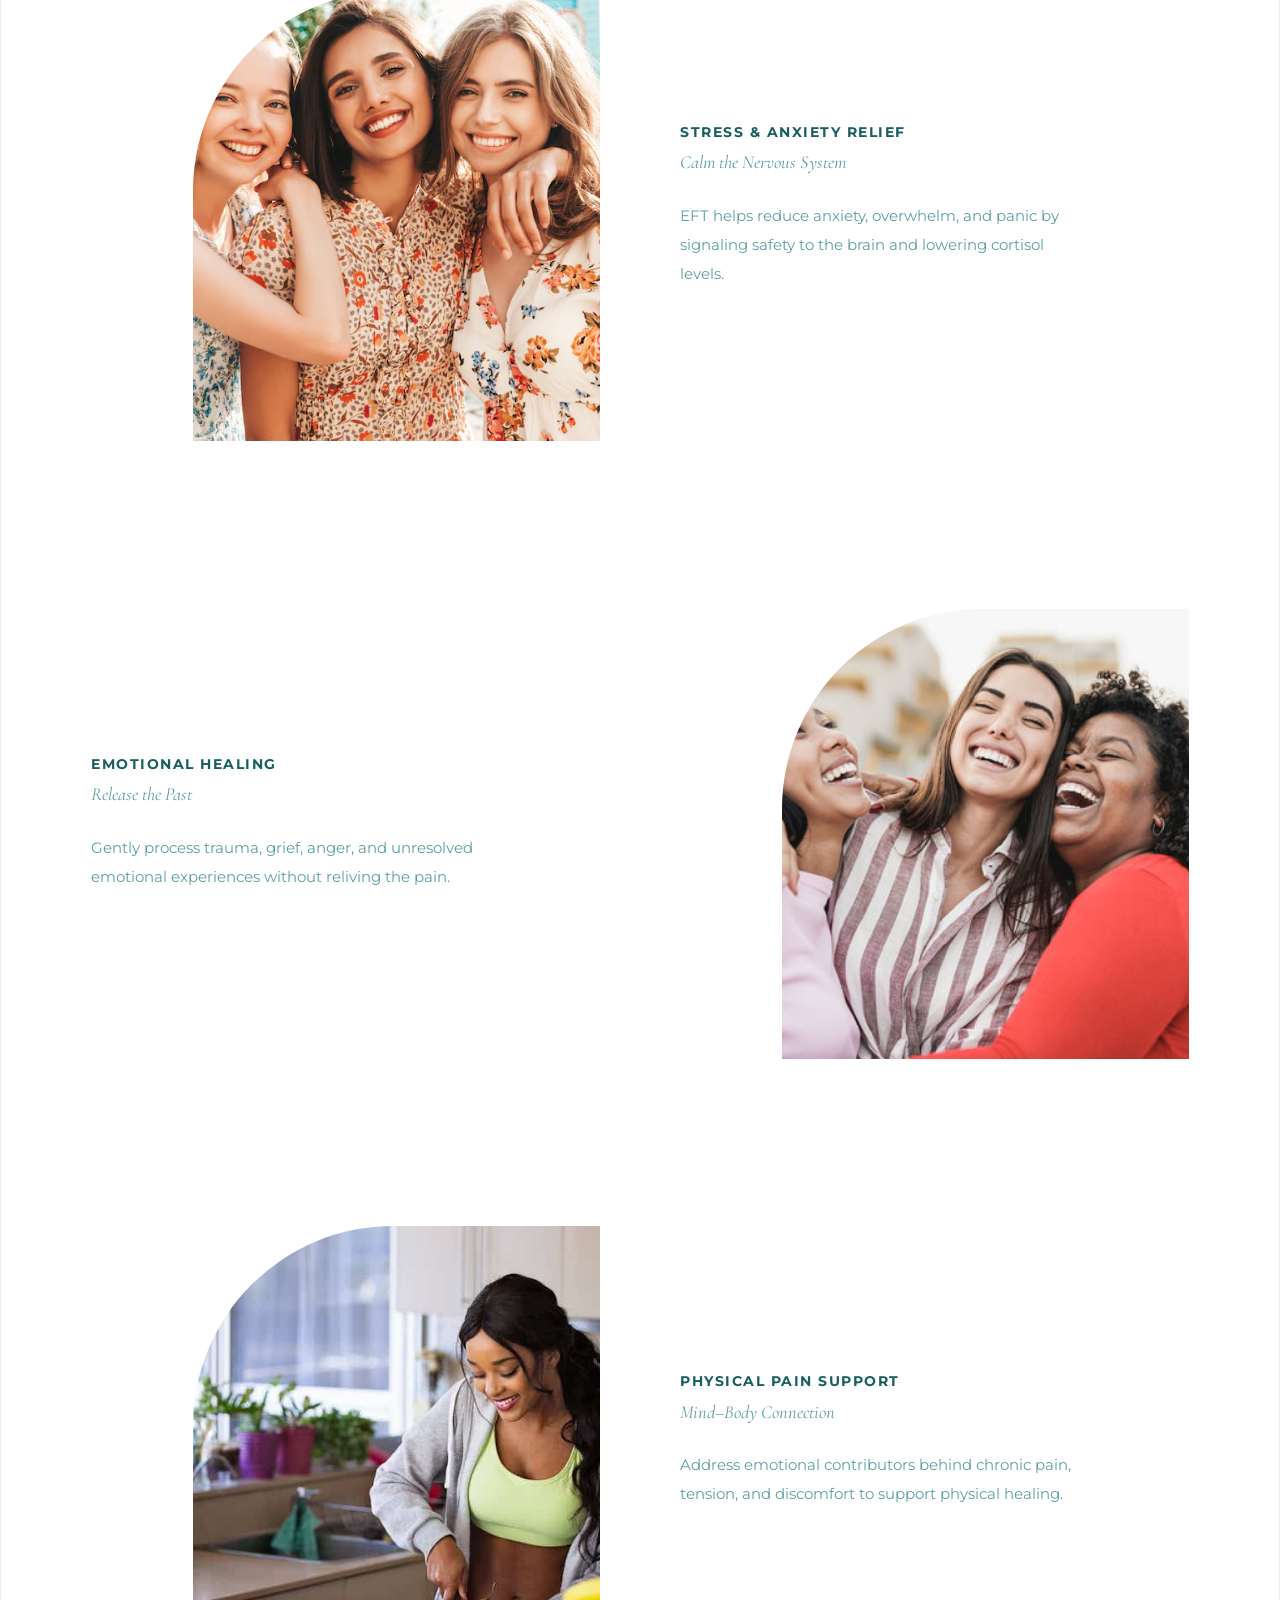
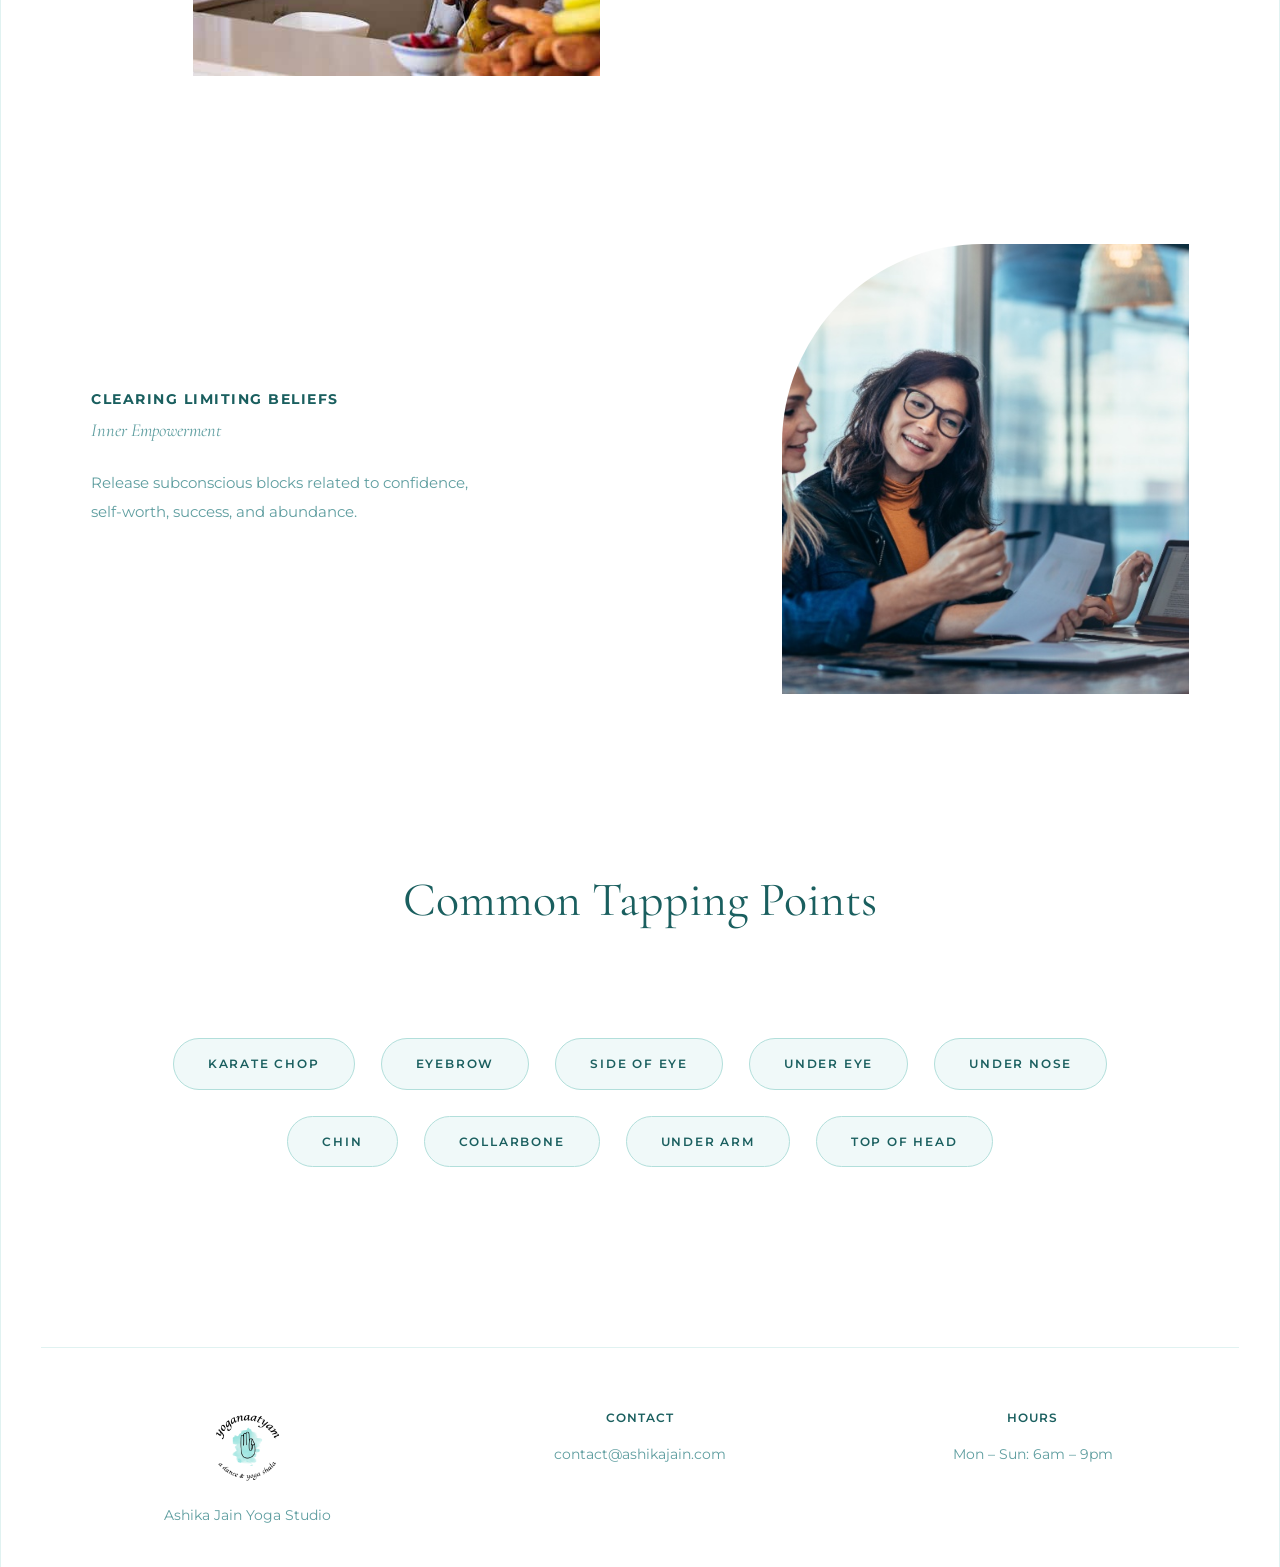
<file: pages/eft.html>
<!DOCTYPE html>
<html lang="en">

<head>
    <meta charset="UTF-8">
    <meta name="viewport" content="width=device-width, initial-scale=1.0">

    <title>EFT Tapping | Ashika Jain Yoga Studio</title>
    <meta name="description"
        content="Emotional Freedom Technique (EFT) helps release stress, anxiety, emotional blocks, and limiting beliefs through gentle tapping.">

    <!-- Fonts -->
    <link rel="preconnect" href="https://fonts.googleapis.com">
    <link rel="preconnect" href="https://fonts.gstatic.com" crossorigin>
    <link
        href="https://fonts.googleapis.com/css2?family=Cormorant+Garamond:wght@300;400;600&family=Montserrat:wght@300;400;500;600&display=swap"
        rel="stylesheet">

    <!-- Icons -->
    <link rel="stylesheet" href="https://cdnjs.cloudflare.com/ajax/libs/font-awesome/6.4.0/css/all.min.css">

    <!-- Global Styles -->
    <link rel="stylesheet" href="../style.css">
    <!-- Page Styles -->
    <link rel="stylesheet" href="eft.css">
</head>

<body>

    <!-- Preloader -->
    <div class="preloader" id="preloader">
        <div class="preloader-content">
            <img src="../images/teal-logo.png" class="preloader-logo" alt="Logo">
        </div>
    </div>

    <div class="main-container">

        <!-- Header -->
        <header>
            <div class="logo">
                <a href="../index.html">
                    <div class="logo-circle">AJ</div>
                </a>
            </div>

            <nav>
                <ul>
                    <li><a href="../index.html">HOME</a></li>
                    <li><a href="../classes.html">CLASSES</a></li>
                    <li><a href="../gallery.html">GALLERY</a></li>
                    <li><a href="../testimonial.html">TESTIMONIALS</a></li>
                    <li><a href="../about.html">ABOUT</a></li>
                    <li><a href="../contact.html">CONTACT</a></li>
                </ul>
            </nav>

            <div class="header-actions">
                <a href="../contact.html#contact-form" class="book-btn">BOOK CLASS</a>
                <div class="menu-icon" id="mobile-menu-toggle">
                    <i class="fa-solid fa-bars"></i>
                </div>
            </div>
        </header>

        <!-- Mobile Menu -->
        <div class="mobile-menu-overlay" id="mobile-menu">
            <div class="mobile-menu-content">
                <div class="mobile-menu-header">
                    <div class="logo-circle">AJ</div>
                    <button class="mobile-menu-close" id="mobile-menu-close">
                        <i class="fa-solid fa-times"></i>
                    </button>
                </div>

                <nav class="mobile-nav">
                    <ul>
                        <li><a href="../index.html" class="mobile-nav-link">HOME</a></li>
                        <li><a href="../classes.html" class="mobile-nav-link">CLASSES</a></li>
                        <li><a href="../gallery.html" class="mobile-nav-link">GALLERY</a></li>
                        <li><a href="../testimonial.html" class="mobile-nav-link">TESTIMONIALS</a></li>
                        <li><a href="../about.html" class="mobile-nav-link">ABOUT</a></li>
                        <li><a href="../contact.html" class="mobile-nav-link">CONTACT</a></li>
                    </ul>
                </nav>

                <div class="mobile-menu-footer">
                    <a href="../contact.html#contact-form" class="mobile-book-btn">BOOK CLASS</a>
                </div>
            </div>
        </div>

        <!-- ================= HERO ================= -->
        <section class="hero" style="grid-template-columns:1fr;">

            <div class="hero-image" style="height:70vh; position:relative; border-radius:80px 80px 0 0;">
                <video autoplay muted loop playsinline style="width:100%; height:100%; object-fit:cover;">
                    <source src="../videos/eft.mp4" type="video/mp4">
                </video>

                <div style="position:absolute; inset:0; background:rgba(26,95,95,0.35);"></div>

                <div style="
                    position:absolute;
                    top:50%;
                    left:50%;
                    transform:translate(-50%, -50%);
                    text-align:center;
                    color:#fff;
                ">
                    <h1 style="
                        font-family:var(--font-serif);
                        font-size:clamp(2.5rem,6vw,14rem);
                        font-weight:400;
                        letter-spacing:3px;
                    ">
                        EFT TAPPING
                    </h1>
                    <p style="
                        font-family:var(--font-sans);
                        letter-spacing:3px;
                        font-size:1rem;
                        opacity:0.9;
                    ">
                        Emotional • Balance • Release
                    </p>
                </div>
            </div>

        </section>

        <!-- ================= ABOUT EFT ================= -->
        <section class="about-yoga">
            <h2>Emotional Freedom</h2>
            <p>
                Emotional Freedom Technique (EFT), also known as Tapping,
                is a gentle yet powerful healing modality that combines
                acupressure with modern psychology.
            </p>
            <p>
                By tapping on specific meridian points while focusing on
                emotional or physical challenges, the nervous system
                relaxes, allowing stress, trauma, and limiting beliefs
                to release naturally.
            </p>
        </section>

        <!-- ================= EFT APPLICATIONS ================= -->
        <section class="yoga-types-section">
            <h2 class="section-title">How EFT Can Support You</h2>

            <div class="instructor">
                <div class="instructor-image-wrapper">
                    <img src="../videos/e1.png" class="instructor-img" alt="Stress Relief EFT">
                </div>
                <div class="instructor-content">
                    <h2>Stress & Anxiety Relief</h2>
                    <span class="role">Calm the Nervous System</span>
                    <p>
                        EFT helps reduce anxiety, overwhelm, and panic by
                        signaling safety to the brain and lowering cortisol levels.
                    </p>
                </div>
            </div>

            <div class="instructor">
                <div class="instructor-content">
                    <h2>Emotional Healing</h2>
                    <span class="role">Release the Past</span>
                    <p>
                        Gently process trauma, grief, anger, and unresolved
                        emotional experiences without reliving the pain.
                    </p>
                </div>
                <div class="instructor-image-wrapper">
                    <img src="../videos/e2.png" class="instructor-img" alt="Emotional Healing EFT">
                </div>
            </div>

            <div class="instructor">
                <div class="instructor-image-wrapper">
                    <img src="../videos/e3.png" class="instructor-img" alt="Pain Relief EFT">
                </div>
                <div class="instructor-content">
                    <h2>Physical Pain Support</h2>
                    <span class="role">Mind–Body Connection</span>
                    <p>
                        Address emotional contributors behind chronic pain,
                        tension, and discomfort to support physical healing.
                    </p>
                </div>
            </div>

            <div class="instructor">
                <div class="instructor-content">
                    <h2>Clearing Limiting Beliefs</h2>
                    <span class="role">Inner Empowerment</span>
                    <p>
                        Release subconscious blocks related to confidence,
                        self-worth, success, and abundance.
                    </p>
                </div>
                <div class="instructor-image-wrapper">
                    <img src="../videos/e4.png" class="instructor-img" alt="Limiting Beliefs EFT">
                </div>
            </div>

        </section>

        <!-- ================= TAPPING POINTS ================= -->
        <section class="formats-section">
            <h2 class="section-title">Common Tapping Points</h2>

            <div class="formats-list">
                <div class="format-item">Karate Chop</div>
                <div class="format-item">Eyebrow</div>
                <div class="format-item">Side of Eye</div>
                <div class="format-item">Under Eye</div>
                <div class="format-item">Under Nose</div>
                <div class="format-item">Chin</div>
                <div class="format-item">Collarbone</div>
                <div class="format-item">Under Arm</div>
                <div class="format-item">Top of Head</div>
            </div>
        </section>

        <!-- Footer -->
        <footer class="about-footer">
            <div class="footer-content">
                <div class="footer-section">
                    <div class="logo-circle">AJ</div>
                    <p>Ashika Jain Yoga Studio</p>
                </div>
                <div class="footer-section">
                    <h4>CONTACT</h4>
                    <p>contact@ashikajain.com</p>
                </div>
                <div class="footer-section">
                    <h4>HOURS</h4>
                    <p>Mon – Sun: 6am – 9pm</p>
                </div>
            </div>
        </footer>

    </div>

    <!-- Scripts -->
    <script>
        const toggle = document.getElementById('mobile-menu-toggle');
        const menu = document.getElementById('mobile-menu');
        const closeBtn = document.getElementById('mobile-menu-close');

        toggle.addEventListener('click', () => {
            menu.classList.add('active');
            document.body.classList.add('menu-open');
        });

        closeBtn.addEventListener('click', () => {
            menu.classList.remove('active');
            document.body.classList.remove('menu-open');
        });

        window.addEventListener('load', () => {
            const preloader = document.getElementById('preloader');
            preloader.style.opacity = '0';
            setTimeout(() => preloader.style.display = 'none', 500);
        });
    </script>

</body>
</html>
</file>
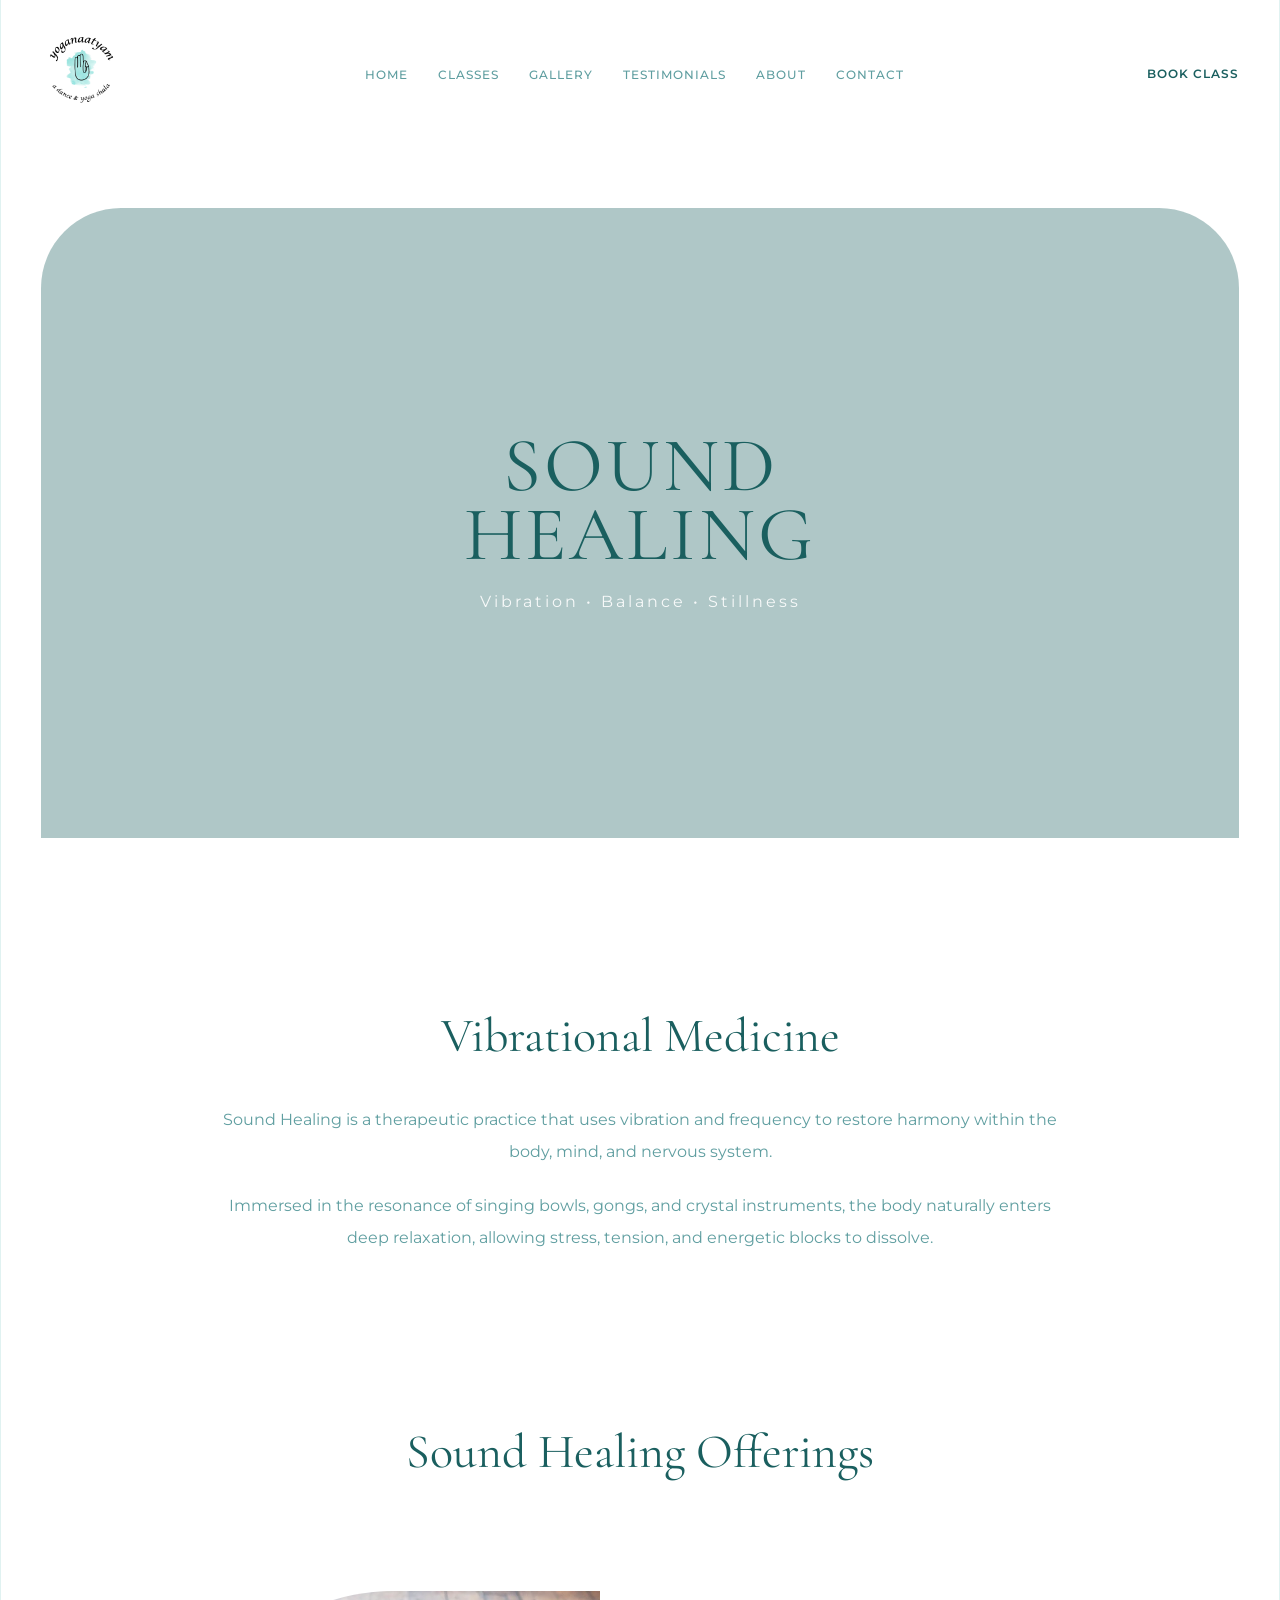
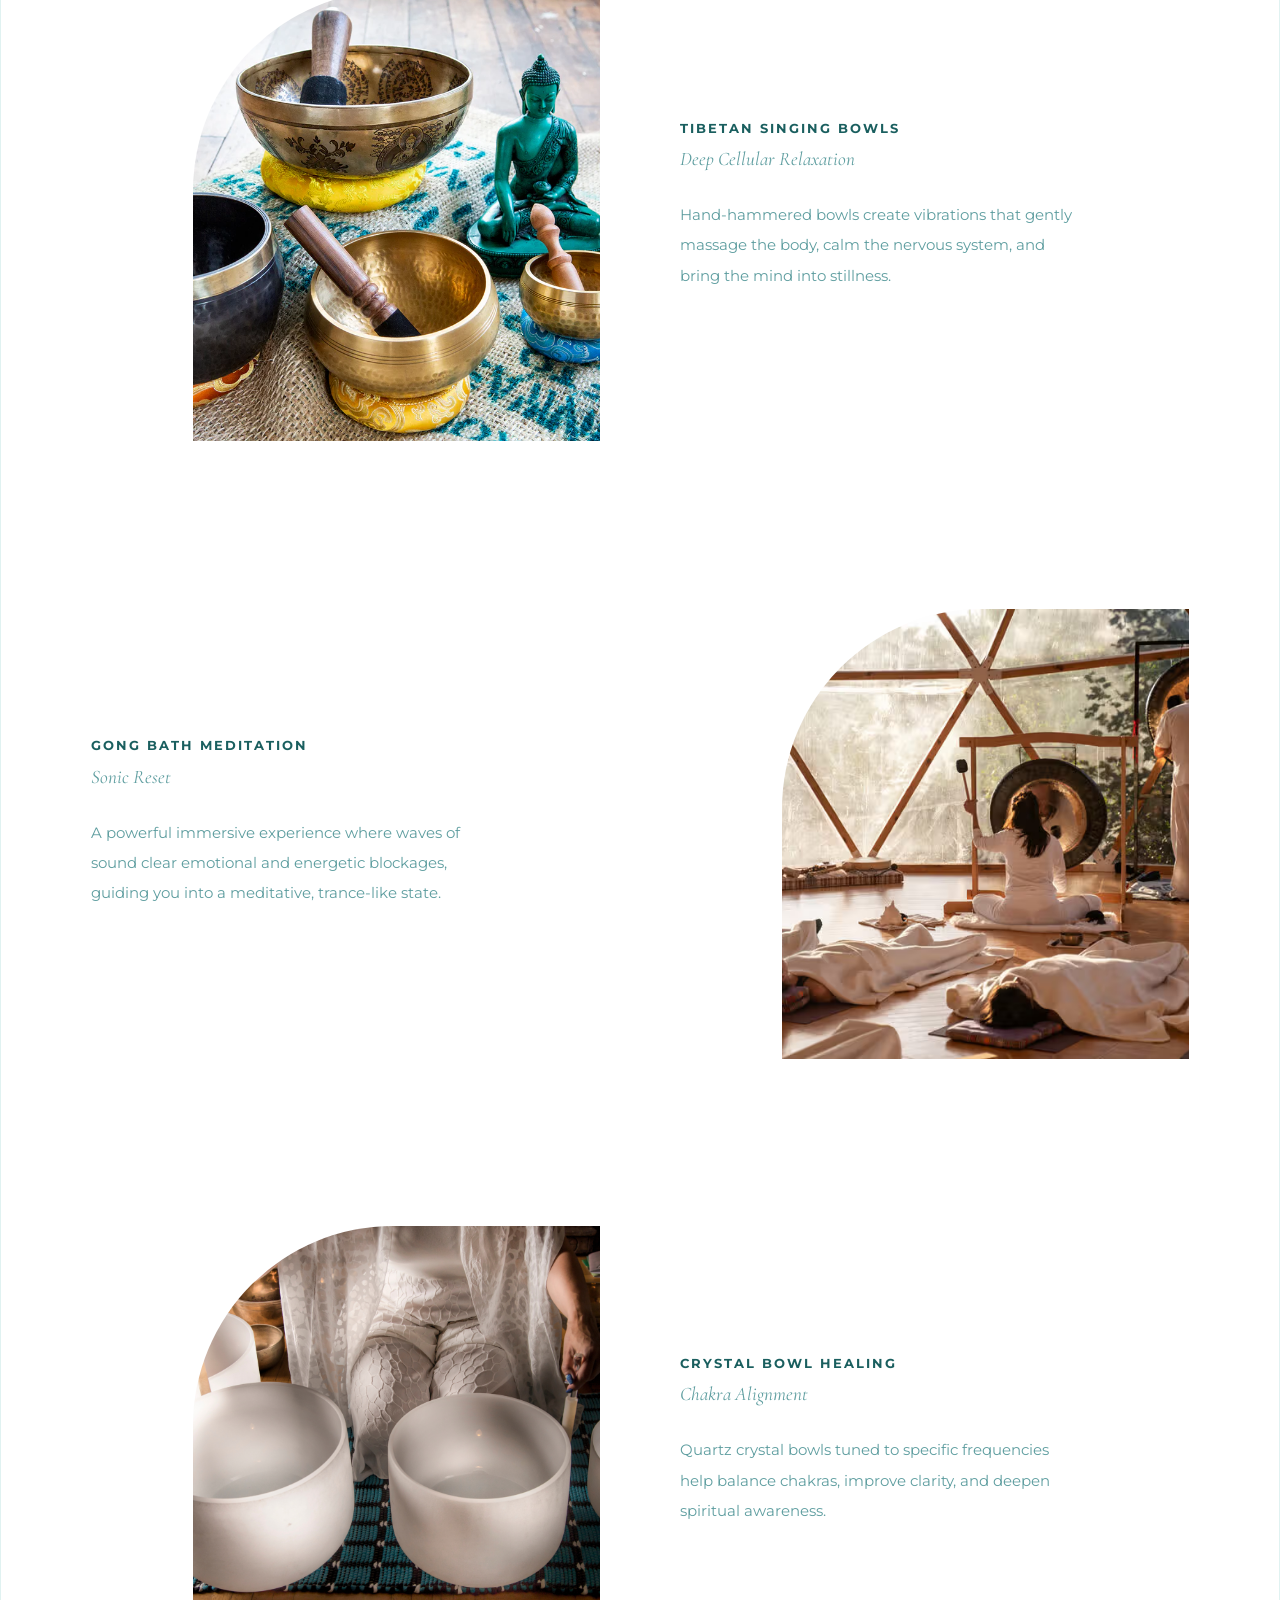
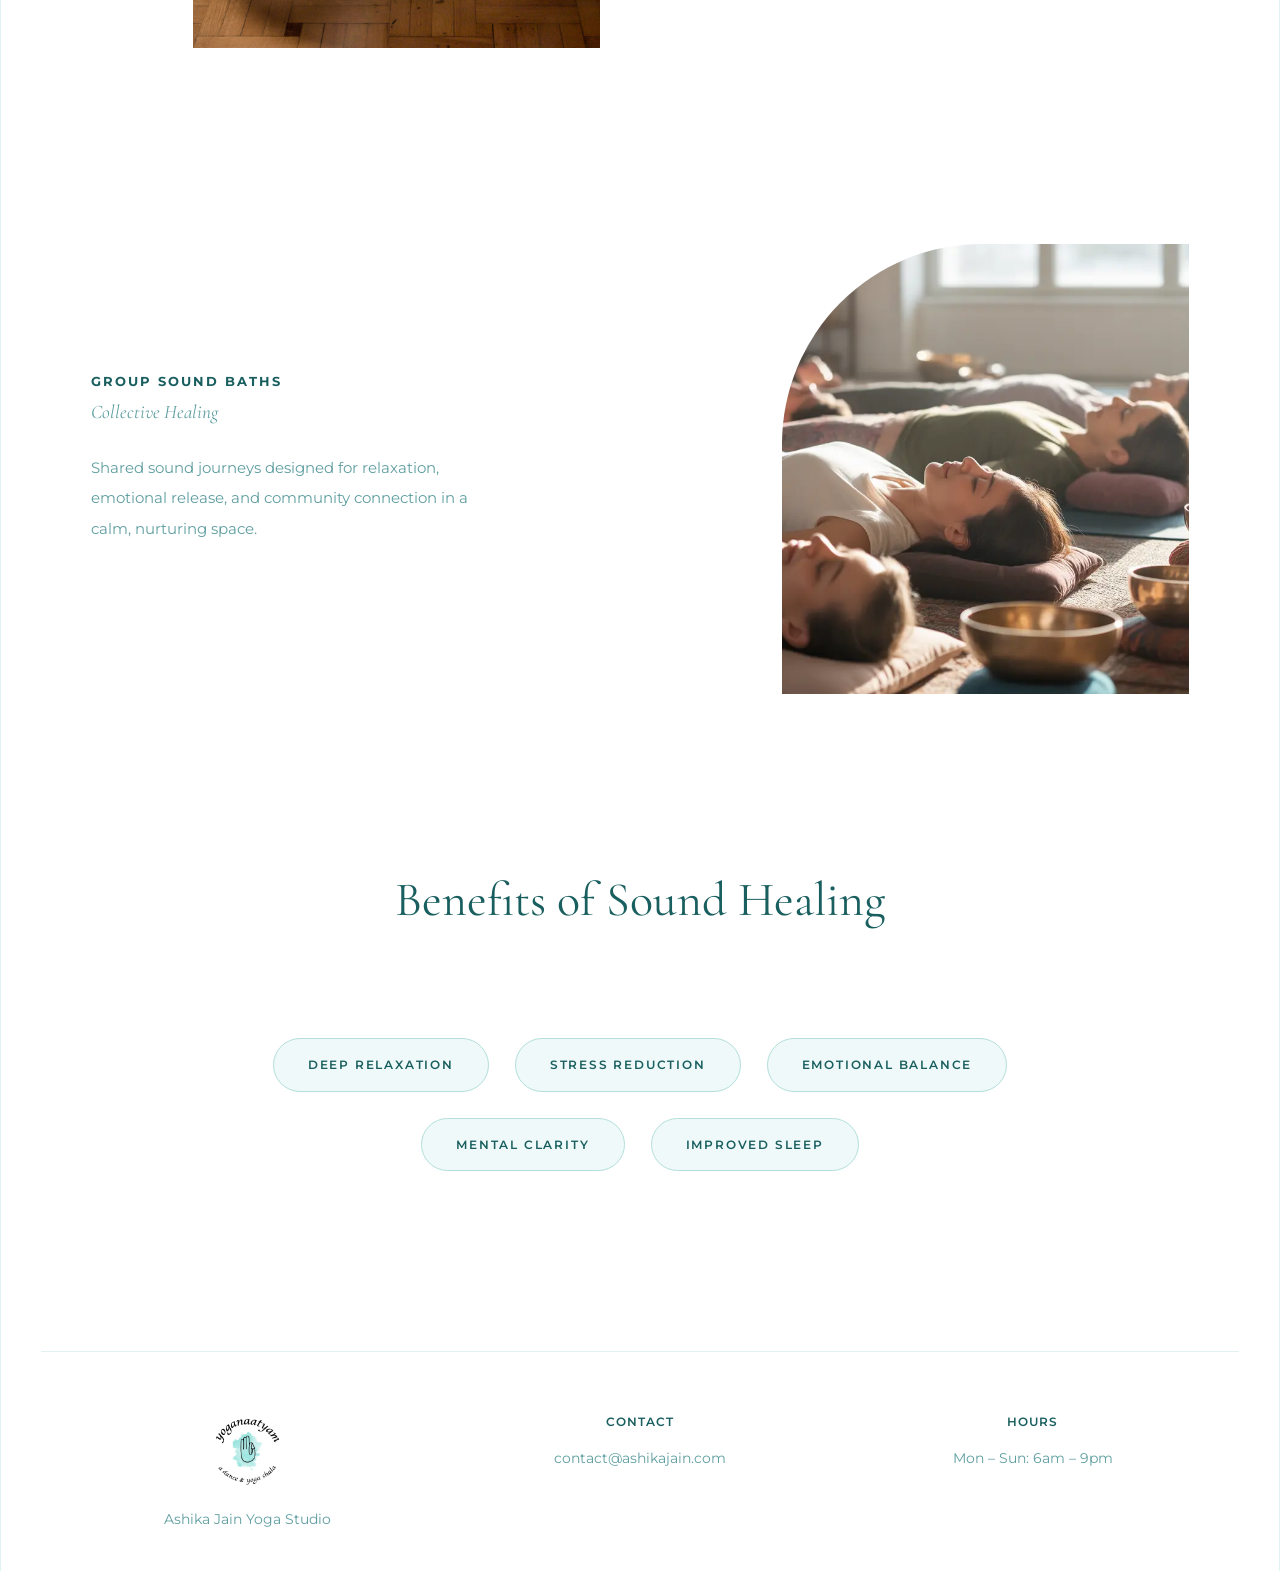
<file: pages/sound.html>
<!DOCTYPE html>
<html lang="en">

<head>
    <meta charset="UTF-8">
    <meta name="viewport" content="width=device-width, initial-scale=1.0">

    <title>Sound Healing | Ashika Jain Yoga Studio</title>
    <meta name="description"
        content="Experience deep relaxation and inner harmony through Sound Healing sessions using Tibetan bowls, gongs, and crystal bowls.">

    <!-- Fonts -->
    <link rel="preconnect" href="https://fonts.googleapis.com">
    <link rel="preconnect" href="https://fonts.gstatic.com" crossorigin>
    <link
        href="https://fonts.googleapis.com/css2?family=Cormorant+Garamond:wght@300;400;600&family=Montserrat:wght@300;400;500;600&display=swap"
        rel="stylesheet">

    <!-- Icons -->
    <link rel="stylesheet" href="https://cdnjs.cloudflare.com/ajax/libs/font-awesome/6.4.0/css/all.min.css">

    <!-- Global Styles -->
    <link rel="stylesheet" href="../style.css">
    <!-- Page Styles -->
    <link rel="stylesheet" href="sound.css">
</head>

<body>

    <!-- Preloader -->
    <div class="preloader" id="preloader">
        <div class="preloader-content">
            <img src="../images/teal-logo.png" class="preloader-logo" alt="Logo">
        </div>
    </div>

    <div class="main-container">

        <!-- Header -->
        <header>
            <div class="logo">
                <a href="../index.html">
                    <div class="logo-circle">AJ</div>
                </a>
            </div>

            <nav>
                <ul>
                    <li><a href="../index.html">HOME</a></li>
                    <li><a href="../classes.html">CLASSES</a></li>
                    <li><a href="../gallery.html">GALLERY</a></li>
                    <li><a href="../testimonial.html">TESTIMONIALS</a></li>
                    <li><a href="../about.html">ABOUT</a></li>
                    <li><a href="../contact.html">CONTACT</a></li>
                </ul>
            </nav>

            <div class="header-actions">
                <a href="../contact.html#contact-form" class="book-btn">BOOK CLASS</a>
                <div class="menu-icon" id="mobile-menu-toggle">
                    <i class="fa-solid fa-bars"></i>
                </div>
            </div>
        </header>

        <!-- Mobile Menu -->
        <div class="mobile-menu-overlay" id="mobile-menu">
            <div class="mobile-menu-content">
                <div class="mobile-menu-header">
                    <div class="logo-circle">AJ</div>
                    <button class="mobile-menu-close" id="mobile-menu-close">
                        <i class="fa-solid fa-times"></i>
                    </button>
                </div>

                <nav class="mobile-nav">
                    <ul>
                        <li><a href="../index.html" class="mobile-nav-link">HOME</a></li>
                        <li><a href="../classes.html" class="mobile-nav-link">CLASSES</a></li>
                        <li><a href="../gallery.html" class="mobile-nav-link">GALLERY</a></li>
                        <li><a href="../testimonial.html" class="mobile-nav-link">TESTIMONIALS</a></li>
                        <li><a href="../about.html" class="mobile-nav-link">ABOUT</a></li>
                        <li><a href="../contact.html" class="mobile-nav-link">CONTACT</a></li>
                    </ul>
                </nav>

                <div class="mobile-menu-footer">
                    <a href="../contact.html#contact-form" class="mobile-book-btn">BOOK CLASS</a>
                </div>
            </div>
        </div>

        <!-- ================= HERO ================= -->
        <section class="hero" style="grid-template-columns:1fr;">

            <div class="hero-image" style="height:70vh; position:relative; border-radius:80px 80px 0 0;">
                <video autoplay muted loop playsinline style="width:100%; height:100%; object-fit:cover;">
                    <source src="../videos/sound.mp4" type="video/mp4">
                </video>

                <div style="
                    position:absolute;
                    inset:0;
                    background:rgba(26,95,95,0.35);
                "></div>

                <div style="
                    position:absolute;
                    top:50%;
                    left:50%;
                    transform:translate(-50%, -50%);
                    text-align:center;
                    color:#fff;
                ">
                    <h1 style="
                        font-family:var(--font-serif);
                        font-size:clamp(2.5rem,6vw,14rem);
                        font-weight:400;
                        letter-spacing:3px;
                    ">
                        SOUND HEALING
                    </h1>
                    <p style="
                        font-family:var(--font-sans);
                        letter-spacing:3px;
                        font-size:1rem;
                        opacity:0.9;
                    ">
                        Vibration • Balance • Stillness
                    </p>
                </div>
            </div>

        </section>

        <!-- ================= ABOUT ================= -->
        <section class="about-yoga">
            <h2>Vibrational Medicine</h2>
            <p>
                Sound Healing is a therapeutic practice that uses vibration and frequency
                to restore harmony within the body, mind, and nervous system.
            </p>
            <p>
                Immersed in the resonance of singing bowls, gongs, and crystal instruments,
                the body naturally enters deep relaxation, allowing stress, tension,
                and energetic blocks to dissolve.
            </p>
        </section>

        <!-- ================= OFFERINGS ================= -->
        <section class="yoga-types-section">
            <h2 class="section-title">Sound Healing Offerings</h2>

            <div class="instructor">
                <div class="instructor-image-wrapper">
                    <img src="../videos/s1.png" class="instructor-img" alt="Tibetan Singing Bowls">
                </div>
                <div class="instructor-content">
                    <h2>Tibetan Singing Bowls</h2>
                    <span class="role">Deep Cellular Relaxation</span>
                    <p>
                        Hand-hammered bowls create vibrations that gently massage the body,
                        calm the nervous system, and bring the mind into stillness.
                    </p>
                </div>
            </div>

            <div class="instructor">
                <div class="instructor-content">
                    <h2>Gong Bath Meditation</h2>
                    <span class="role">Sonic Reset</span>
                    <p>
                        A powerful immersive experience where waves of sound clear
                        emotional and energetic blockages, guiding you into a
                        meditative, trance-like state.
                    </p>
                </div>
                <div class="instructor-image-wrapper">
                    <img src="../videos/s2.png" class="instructor-img" alt="Gong Bath">
                </div>
            </div>

            <div class="instructor">
                <div class="instructor-image-wrapper">
                    <img src="../videos/s3.png" class="instructor-img" alt="Crystal Bowl Healing">
                </div>
                <div class="instructor-content">
                    <h2>Crystal Bowl Healing</h2>
                    <span class="role">Chakra Alignment</span>
                    <p>
                        Quartz crystal bowls tuned to specific frequencies help balance
                        chakras, improve clarity, and deepen spiritual awareness.
                    </p>
                </div>
            </div>

            <div class="instructor">
                <div class="instructor-content">
                    <h2>Group Sound Baths</h2>
                    <span class="role">Collective Healing</span>
                    <p>
                        Shared sound journeys designed for relaxation, emotional release,
                        and community connection in a calm, nurturing space.
                    </p>
                </div>
                <div class="instructor-image-wrapper">
                    <img src="../videos/s4.png" class="instructor-img" alt="Group Sound Bath">
                </div>
            </div>

        </section>

        <!-- ================= BENEFITS ================= -->
        <section class="formats-section">
            <h2 class="section-title">Benefits of Sound Healing</h2>

            <div class="formats-list">
                <div class="format-item">Deep Relaxation</div>
                <div class="format-item">Stress Reduction</div>
                <div class="format-item">Emotional Balance</div>
                <div class="format-item">Mental Clarity</div>
                <div class="format-item">Improved Sleep</div>
            </div>
        </section>

        <!-- Footer -->
        <footer class="about-footer">
            <div class="footer-content">
                <div class="footer-section">
                    <div class="logo-circle">AJ</div>
                    <p>Ashika Jain Yoga Studio</p>
                </div>
                <div class="footer-section">
                    <h4>CONTACT</h4>
                    <p>contact@ashikajain.com</p>
                </div>
                <div class="footer-section">
                    <h4>HOURS</h4>
                    <p>Mon – Sun: 6am – 9pm</p>
                </div>
            </div>
        </footer>

    </div>

    <!-- Scripts -->
    <script>
        const toggle = document.getElementById('mobile-menu-toggle');
        const menu = document.getElementById('mobile-menu');
        const closeBtn = document.getElementById('mobile-menu-close');

        toggle.addEventListener('click', () => {
            menu.classList.add('active');
            document.body.classList.add('menu-open');
        });

        closeBtn.addEventListener('click', () => {
            menu.classList.remove('active');
            document.body.classList.remove('menu-open');
        });

        window.addEventListener('load', () => {
            const preloader = document.getElementById('preloader');
            preloader.style.opacity = '0';
            setTimeout(() => preloader.style.display = 'none', 500);
        });
    </script>

</body>
</html>
</file>
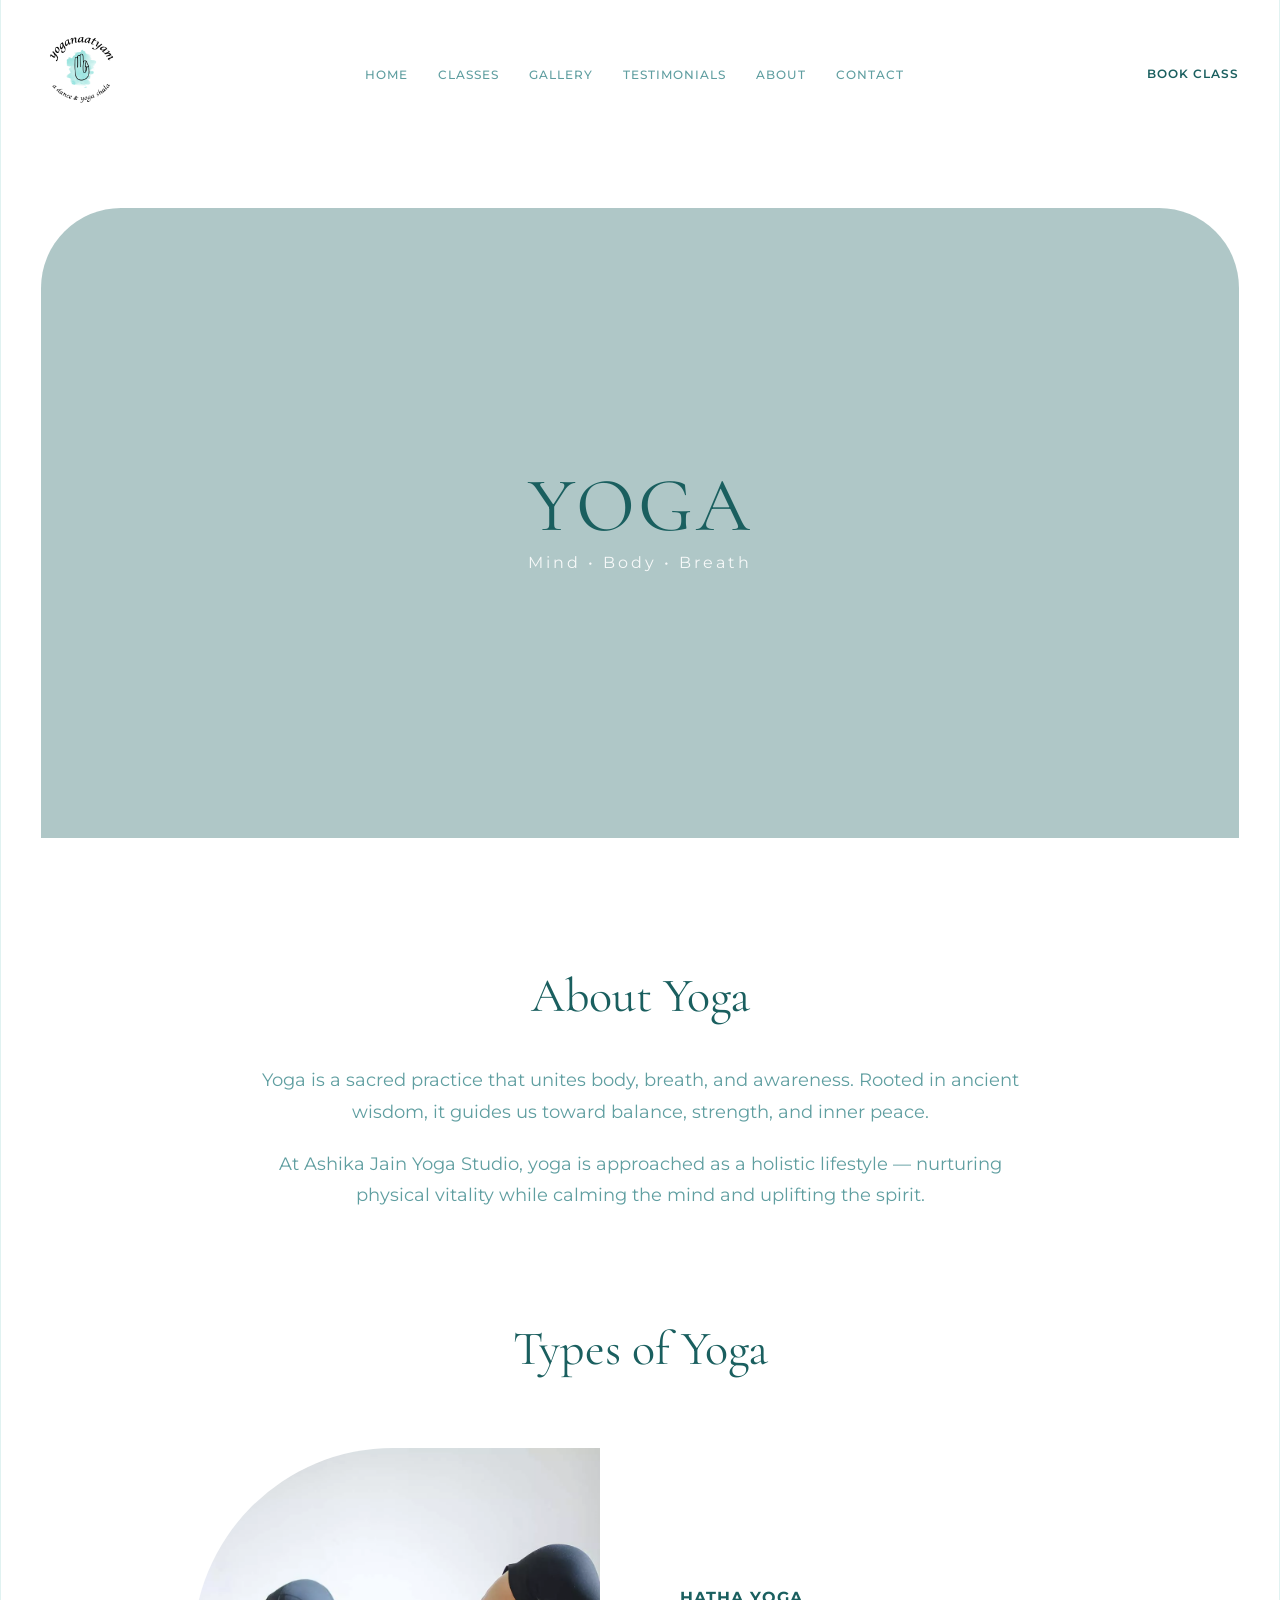
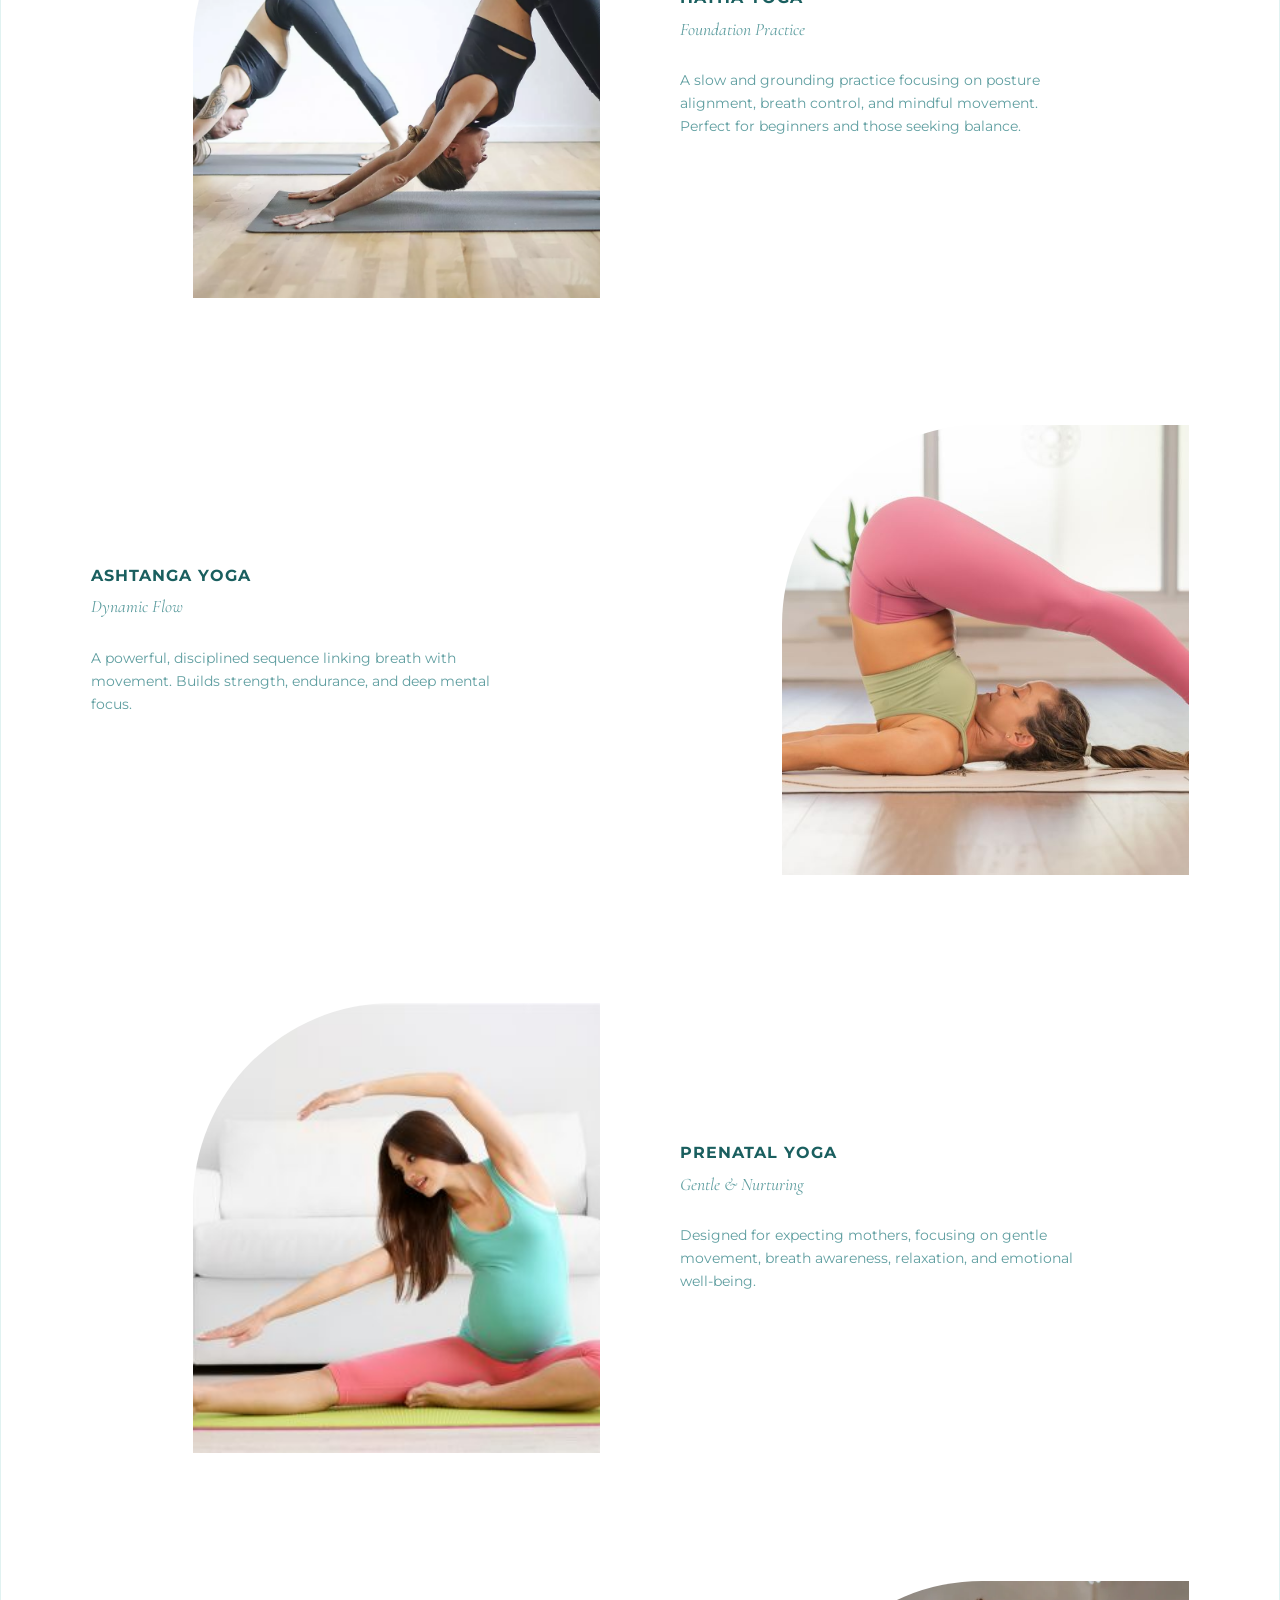
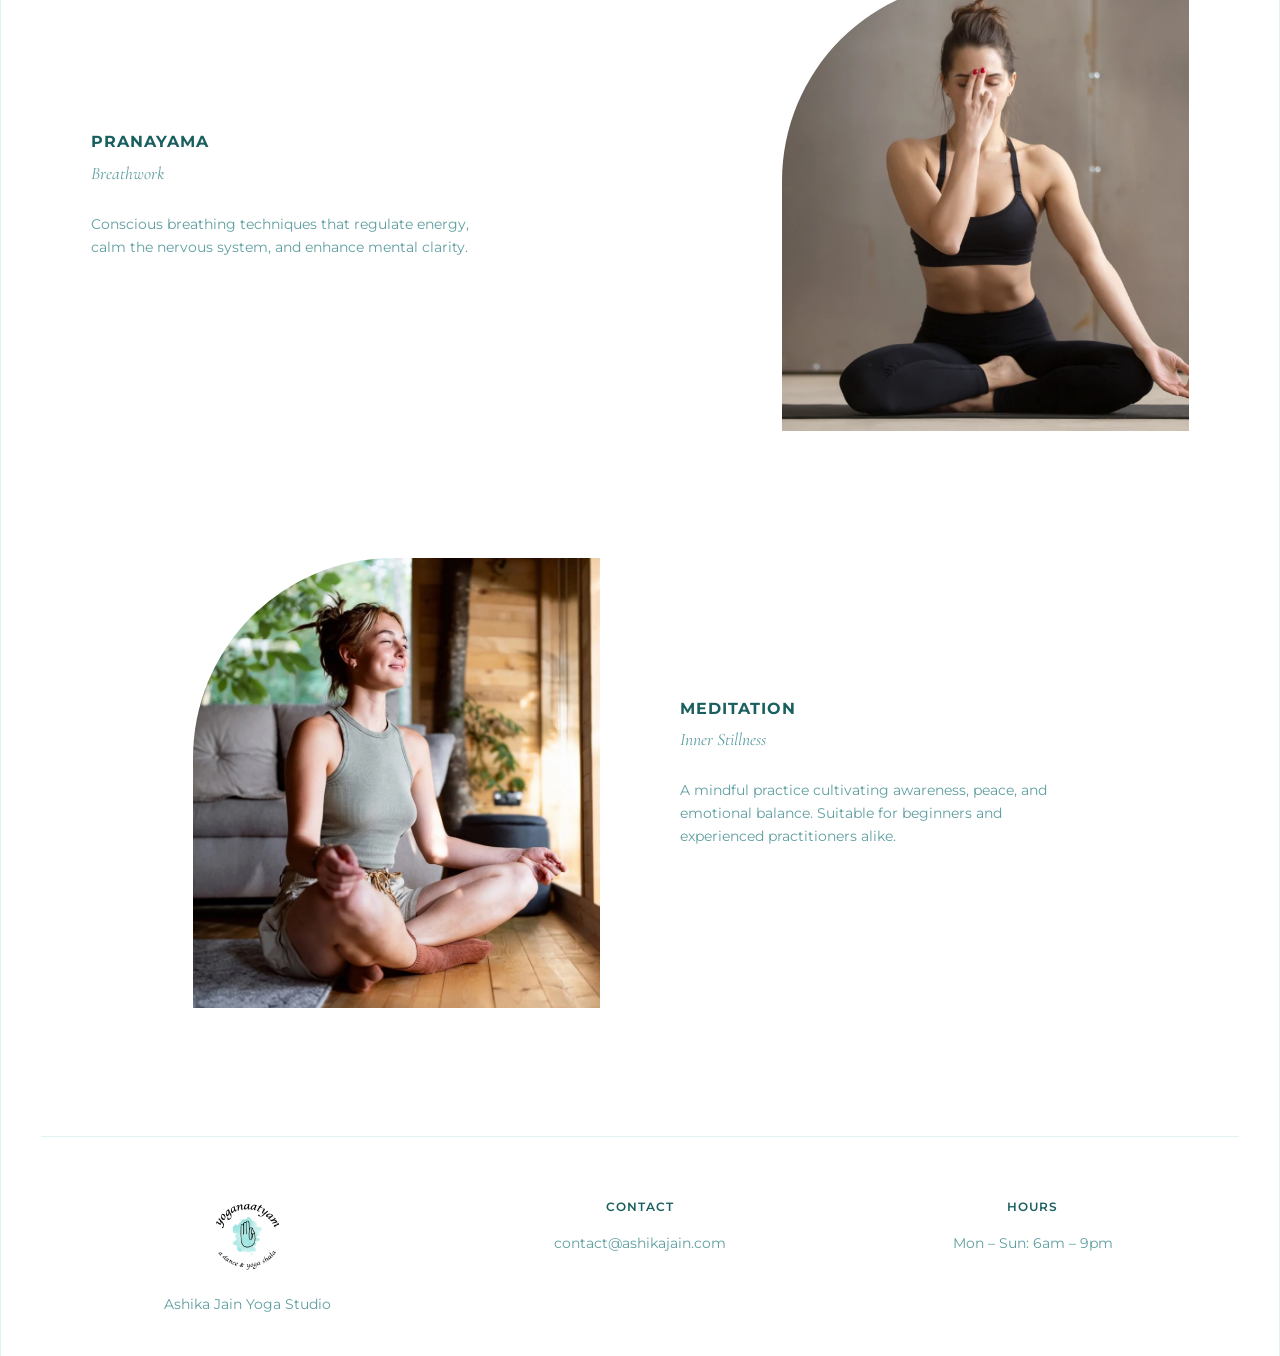
<file: pages/yoga.html>
<!DOCTYPE html>
<html lang="en">

<head>
    <meta charset="UTF-8">
    <meta name="viewport" content="width=device-width, initial-scale=1.0">

    <title>Yoga | Ashika Jain Yoga Studio</title>
    <meta name="description" content="Discover the essence of yoga and explore different types of yoga practices.">

    <!-- Fonts -->
    <link rel="preconnect" href="https://fonts.googleapis.com">
    <link rel="preconnect" href="https://fonts.gstatic.com" crossorigin>
    <link
        href="https://fonts.googleapis.com/css2?family=Cormorant+Garamond:wght@300;400;600&family=Montserrat:wght@300;400;500;600&display=swap"
        rel="stylesheet">

    <!-- Icons -->
    <link rel="stylesheet" href="https://cdnjs.cloudflare.com/ajax/libs/font-awesome/6.4.0/css/all.min.css">

    <!-- Main Styles -->
    <link rel="stylesheet" href="../style.css">
    <link rel="stylesheet" href="yoga.css">
</head>

<body>

    <!-- Preloader -->
    <div class="preloader" id="preloader">
        <div class="preloader-content">
            <img src="../images/teal-logo.png" class="preloader-logo" alt="Logo">
        </div>
    </div>

    <div class="main-container">

        <!-- Header -->
        <header>
            <div class="logo">
                <a href="../index.html">
                    <div class="logo-circle">AJ</div>
                </a>
            </div>

            <nav>
                <ul>
                    <li><a href="../index.html">HOME</a></li>
                    <li><a href="../classes.html">CLASSES</a></li>
                    <li><a href="../gallery.html">GALLERY</a></li>
                    <li><a href="../testimonial.html">TESTIMONIALS</a></li>
                    <li><a href="../about.html">ABOUT</a></li>
                    <li><a href="../contact.html">CONTACT</a></li>
                </ul>
            </nav>

            <div class="header-actions">
                <a href="../contact.html#contact-form" class="book-btn">BOOK CLASS</a>
                <div class="menu-icon" id="mobile-menu-toggle">
                    <i class="fa-solid fa-bars"></i>
                </div>
            </div>
        </header>

        <!-- Mobile Menu -->
        <div class="mobile-menu-overlay" id="mobile-menu">
            <div class="mobile-menu-content">
                <div class="mobile-menu-header">
                    <div class="logo-circle">AJ</div>
                    <button class="mobile-menu-close" id="mobile-menu-close">
                        <i class="fa-solid fa-times"></i>
                    </button>
                </div>

                <nav class="mobile-nav">
                    <ul>
                        <li><a href="../index.html" class="mobile-nav-link">HOME</a></li>
                        <li><a href="../classes.html" class="mobile-nav-link">CLASSES</a></li>
                        <li><a href="../gallery.html" class="mobile-nav-link">GALLERY</a></li>
                        <li><a href="../testimonial.html" class="mobile-nav-link">TESTIMONIALS</a></li>
                        <li><a href="../about.html" class="mobile-nav-link">ABOUT</a></li>
                        <li><a href="../contact.html" class="mobile-nav-link">CONTACT</a></li>
                    </ul>
                </nav>

                <div class="mobile-menu-footer">
                    <a href="../contact.html#contact-form" class="mobile-book-btn">BOOK CLASS</a>
                </div>
            </div>
        </div>

        <!-- ================= VIDEO HERO SECTION ================= -->
        <!-- ================= VIDEO HERO SECTION ================= -->
<section class="hero" style="grid-template-columns: 1fr; position: relative;">

    <!-- Video -->
    <div class="hero-image" style="height: 70vh; position: relative; border-radius: 80px 80px 0 0;">
        <video autoplay muted loop playsinline
            style="width:100%; height:100%; object-fit:cover;">
            <source src="../videos/yoga.mp4" type="video/mp4">
        </video>

        <!-- Overlay -->
        <div style="
            position:absolute;
            top:0;
            left:0;
            width:100%;
            height:100%;
            background:rgba(26,95,95,0.35);
        "></div>

        <!-- Title on Video -->
        <div style="
            position:absolute;
            top:50%;
            left:50%;
            transform:translate(-50%, -50%);
            text-align:center;
            color:#fff;
            z-index:2;
            padding:0 20px;
        ">
            <h1 style="
                font-family: var(--font-serif);
                font-size: clamp(2.5rem, 6vw, 15rem);
                font-weight:400;
                letter-spacing:3px;
                margin-bottom:10px;
            ">
                YOGA
            </h1>
            <p style="
                font-family: var(--font-sans);
                letter-spacing:3px;
                font-size:1rem;
                opacity:0.9;
            ">
                Mind • Body • Breath
            </p>
        </div>
    </div>

</section>


        <!-- ================= ABOUT YOGA ================= -->
        <section class="about-yoga">
            <h2>About Yoga</h2>
            <p>
                Yoga is a sacred practice that unites body, breath, and awareness.
                Rooted in ancient wisdom, it guides us toward balance, strength, and inner peace.
            </p>
            <p>
                At Ashika Jain Yoga Studio, yoga is approached as a holistic lifestyle —
                nurturing physical vitality while calming the mind and uplifting the spirit.
            </p>
        </section>

        <!-- ================= TYPES OF YOGA ================= -->
        <section class="yoga-types-section">
            <h2 class="section-title">Types of Yoga</h2>

            <!-- Type 1 -->
            <div class="instructor">
                <div class="instructor-image-wrapper">
                    <img src="../videos/y1.png" class="instructor-img" alt="Hatha Yoga">
                </div>
                <div class="instructor-content">
                    <h2>Hatha Yoga</h2>
                    <span class="role">Foundation Practice</span>
                    <p>
                        A slow and grounding practice focusing on posture alignment,
                        breath control, and mindful movement.
                        Perfect for beginners and those seeking balance.
                    </p>
                </div>
            </div>

            <!-- Type 2 -->
            <div class="instructor">
                <div class="instructor-content">
                    <h2>Ashtanga Yoga</h2>
                    <span class="role">Dynamic Flow</span>
                    <p>
                        A powerful, disciplined sequence linking breath with movement.
                        Builds strength, endurance, and deep mental focus.
                    </p>
                </div>
                <div class="instructor-image-wrapper">
                    <img src="../videos/y2.png" class="instructor-img" alt="Ashtanga Yoga">
                </div>
            </div>

            <!-- Type 3 -->
            <div class="instructor">
                <div class="instructor-image-wrapper">
                    <img src="../videos/y3.png" class="instructor-img" alt="Prenatal Yoga">
                </div>
                <div class="instructor-content">
                    <h2>Prenatal Yoga</h2>
                    <span class="role">Gentle & Nurturing</span>
                    <p>
                        Designed for expecting mothers, focusing on gentle movement,
                        breath awareness, relaxation, and emotional well-being.
                    </p>
                </div>
            </div>

            <!-- Type 4 -->
            <div class="instructor">
                <div class="instructor-content">
                    <h2>Pranayama</h2>
                    <span class="role">Breathwork</span>
                    <p>
                        Conscious breathing techniques that regulate energy,
                        calm the nervous system, and enhance mental clarity.
                    </p>
                </div>
                <div class="instructor-image-wrapper">
                    <img src="../videos/y4.png" class="instructor-img" alt="Pranayama">
                </div>
            </div>

            <!-- Type 5 -->
            <div class="instructor">
                <div class="instructor-image-wrapper">
                    <img src="../videos/y5.png" class="instructor-img" alt="Meditation">
                </div>
                <div class="instructor-content">
                    <h2>Meditation</h2>
                    <span class="role">Inner Stillness</span>
                    <p>
                        A mindful practice cultivating awareness, peace, and emotional balance.
                        Suitable for beginners and experienced practitioners alike.
                    </p>
                </div>
            </div>
        </section>

        <!-- Footer -->
        <footer class="about-footer">
            <div class="footer-content">
                <div class="footer-section">
                    <div class="logo-circle">AJ</div>
                    <p>Ashika Jain Yoga Studio</p>
                </div>
                <div class="footer-section">
                    <h4>CONTACT</h4>
                    <p>contact@ashikajain.com</p>
                </div>
                <div class="footer-section">
                    <h4>HOURS</h4>
                    <p>Mon – Sun: 6am – 9pm</p>
                </div>
            </div>
        </footer>

    </div>

    <!-- Scripts -->
    <script>
        const toggle = document.getElementById('mobile-menu-toggle');
        const menu = document.getElementById('mobile-menu');
        const closeBtn = document.getElementById('mobile-menu-close');

        toggle.addEventListener('click', () => {
            menu.classList.add('active');
            document.body.classList.add('menu-open');
        });

        closeBtn.addEventListener('click', () => {
            menu.classList.remove('active');
            document.body.classList.remove('menu-open');
        });

        window.addEventListener('load', () => {
            const preloader = document.getElementById('preloader');
            preloader.style.opacity = '0';
            setTimeout(() => preloader.style.display = 'none', 500);
        });
    </script>

</body>
</html>
</file>
<file: style.css>
/* Reset & Base Styles */
:root {
    --primary-text: #1a5f5f;
    --secondary-text: #5f9ea0;
    --bg-color: #ffffff;
    --accent-color: #b2dfdb;
    --font-serif: 'Cormorant Garamond', serif;
    --font-sans: 'Montserrat', sans-serif;
}

* {
    margin: 0;
    padding: 0;
    box-sizing: border-box;
}

body {
    font-family: var(--font-sans);
    background-color: var(--bg-color);
    color: var(--primary-text);
    line-height: 1.6;
    overflow-x: hidden;
    /* Prevent horizontal scroll from absolute elements */
}

body.preloader-active {
    overflow: hidden;
}

/* Preloader */
.preloader {
    position: fixed;
    top: 0;
    left: 0;
    width: 100%;
    height: 100%;
    background-color: var(--bg-color);
    display: flex;
    justify-content: center;
    align-items: center;
    z-index: 9999;
    opacity: 1;
    transition: opacity 0.5s ease-out;
}

.preloader-content {
    display: flex;
    justify-content: center;
    align-items: center;
    /* animation: pulse 2s ease-in-out infinite; */
}

.preloader-logo {
    max-width: 200px;
    max-height: 200px;
    width: auto;
    height: auto;
    object-fit: contain;
    animation: fadeInScale 1s ease-out;
}

@keyframes fadeInScale {
    0% {
        opacity: 0;
        transform: scale(0.8);
    }

    100% {
        opacity: 1;
        transform: scale(1);
    }
}

/* @keyframes pulse {
    0%, 100% {
        transform: scale(1);
    }
    50% {
        transform: scale(1.05);
    }
} */

@media (max-width: 768px) {
    .preloader-logo {
        max-width: 150px;
        max-height: 150px;
    }
}

a {
    text-decoration: none;
    color: inherit;
    transition: color 0.3s ease;
}

ul {
    list-style: none;
}

.main-container {
    max-width: 1400px;
    margin: 0 auto;
    padding: 0 40px;
    position: relative;
    border-left: 1px solid #e0f2f1;
    border-right: 1px solid #e0f2f1;
    min-height: 100vh;
    background: #fff;
}

/* Header */
header {
    display: flex;
    justify-content: space-between;
    align-items: center;
    padding: 30px 0;
    margin-bottom: 60px;
}

.logo-circle {
    width: 80px;
    height: 80px;
    border-radius: 50%;
    background: url('images/teal-logo.png') center/cover no-repeat;
    display: inline-block;
    overflow: hidden;
    text-indent: -9999px;
    /* hide any fallback text */
}

nav ul {
    display: flex;
    gap: 30px;
}

nav a {
    font-size: 0.75rem;
    letter-spacing: 1px;
    font-weight: 500;
    color: var(--secondary-text);
}

nav a.active,
nav a:hover {
    color: var(--primary-text);
}

.header-actions {
    display: flex;
    align-items: center;
    gap: 20px;
}

.book-btn {
    font-size: 0.75rem;
    letter-spacing: 1px;
    font-weight: 600;
    border-bottom: 1px solid transparent;
}

.book-btn:hover {
    border-bottom: 1px solid var(--primary-text);
}

.menu-icon {
    font-size: 1.2rem;
    cursor: pointer;
    display: none;
    /* Hidden on desktop, shown on mobile */
}

/* Mobile Menu Overlay - Hidden on desktop */
.mobile-menu-overlay {
    display: none;
}

/* Hero Section */
.hero {
    display: grid;
    grid-template-columns: 1fr 1.2fr;
    gap: 40px;
    margin-bottom: 120px;
    position: relative;
}

.hero-content {
    padding-top: 60px;
    position: relative;
    z-index: 2;
}

.hero h1 {
    font-family: var(--font-serif);
    font-size: 5.5rem;
    line-height: 0.9;
    font-weight: 400;
    color: var(--primary-text);
    margin-bottom: 20px;
    letter-spacing: -1px;
    text-align: center;
}

.hero h1 .highlight {
    display: block;
    text-align: center;
    /* Indent the second line */
}

.subtitle {
    font-size: 1.6rem;
    letter-spacing: 2px;
    color: var(--secondary-text);
    margin-left: 5px;
    text-align: center;
    /* text-transform: uppercase; */
}

.hero-slide-buttons {
    display: flex;
    gap: 20px;
    justify-content: center;
    margin-top: 30px;
    flex-wrap: wrap;
}

.hero-btn {
    padding: 12px 30px;
    font-size: 0.9rem;
    letter-spacing: 1.5px;
    font-weight: 600;
    text-decoration: none;
    text-transform: uppercase;
    transition: all 0.3s ease;
    border-radius: 25px 0% 25px 0%;
    font-family: var(--font-sans);
}

.view-more-btn {
    background-color: transparent;
    color: var(--primary-text);
    border: 1px solid #b2dfdb;
}

.view-more-btn:hover {
    background-color: var(--primary-text);
    color: #fff;
    transform: translateY(-2px);
    box-shadow: 0 4px 8px rgba(0, 0, 0, 0.1);
}

.gallery-btn {
    background-color: #f0f9f9;
    color: var(--primary-text);
    border: 1px solid #b2dfdb;
}

.gallery-btn:hover {
    background-color: transparent;
    color: var(--primary-text);
    transform: translateY(-2px);
    box-shadow: 0 4px 8px rgba(0, 0, 0, 0.1);
}

.hero-image {
    position: relative;
    height: 500px;
    overflow: hidden;
}

.hero-image img {
    width: 100%;
    height: 100%;
    object-fit: cover;
    border-radius: 10px;
}

.hero-image-slider {
    position: relative;
    width: 100%;
    height: 100%;
}

.hero-image-slide {
    position: absolute;
    top: 0;
    left: 0;
    width: 100%;
    height: 100%;
    opacity: 0;
    transition: opacity 1s ease-in-out;
}

.hero-image-slide.active {
    opacity: 1;
}

.hero-image-slide img {
    width: 100%;
    height: 100%;
    object-fit: cover;
}

.hero-text-slider {
    position: relative;
    min-height: 200px;
}

.hero-slide {
    position: absolute;
    top: 100px;
    left: 0;
    width: 100%;
    opacity: 0;
    visibility: hidden;
    transition: opacity 1s ease-in-out, visibility 1s ease-in-out;
}

.hero-slide.active {
    opacity: 1;
    visibility: visible;
    position: relative;
}

.category-text {
    font-size: 1.5rem;
    color: var(--secondary-text);
    margin-top: 15px;
    font-style: italic;
    text-align: center;
    font-family: var(--font-serif);
}

.hero-indicators {
    position: absolute;
    bottom: 20px;
    left: 50%;
    transform: translateX(-50%);
    display: flex;
    gap: 10px;
    z-index: 10;
}

.indicator {
    width: 10px;
    height: 10px;
    border-radius: 50%;
    background-color: rgba(255, 255, 255, 0.5);
    cursor: pointer;
    transition: all 0.3s ease;
}

.indicator.active {
    background-color: rgba(255, 255, 255, 1);
    width: 30px;
    border-radius: 5px;
}

.indicator:hover {
    background-color: rgba(255, 255, 255, 0.8);
}

/* Hero Navigation Buttons */
.hero-navigation {
    position: absolute;
    bottom: -70px;
    left: 69.3%;
    /* transform: translateX(-50%); */
    display: flex;
    gap: 20px;
    z-index: 10;
}

.nav-btn {
    width: 50px;
    height: 50px;
    border-radius: 50%;
    border: none;
    background: #f0f9f9;
    color: #666;
    cursor: pointer;
    display: flex;
    align-items: center;
    justify-content: center;
    font-size: 1rem;
    transition: all 0.3s ease;
    /* Neumorphic shadow effect */
    /* box-shadow: 
        8px 8px 16px rgba(0, 0, 0, 0.1),
        -8px -8px 16px rgba(255, 255, 255, 0.9); */
}

.nav-btn:hover {
    color: var(--primary-text);
    box-shadow:
        4px 4px 8px rgba(0, 0, 0, 0.1),
        -4px -4px 8px rgba(255, 255, 255, 0.9);
    transform: scale(0.95);
}

.nav-btn:active {
    box-shadow:
        inset 4px 4px 8px rgba(0, 0, 0, 0.1),
        inset -4px -4px 8px rgba(255, 255, 255, 0.9);
    transform: scale(0.92);
}

.floral-decoration-left {
    position: absolute;
    top: 250px;
    left: -80px;
    width: 300px;
    opacity: 0.8;
    z-index: -1;
    pointer-events: none;
}

.floral-decoration-left img {
    width: 100%;
    transform: rotate(-20deg);
}

/* Features Section */
.features {
    display: grid;
    grid-template-columns: repeat(4, 1fr);
    gap: 30px;
    margin-top: 0;
    margin-bottom: 80px;
    padding: 0 50px;
}

.feature-item {
    text-align: center;
    cursor: pointer;
    transition: transform 0.3s ease, opacity 0.3s ease;
    padding: 15px;
    border-radius: 8px;
}

.feature-item:hover {
    transform: translateY(-5px);
    opacity: 0.9;
}

.feature-item .icon {
    font-size: 1.5rem;
    color: #7fb3b5;
    margin-bottom: 15px;
    transition: color 0.3s ease, transform 0.3s ease;
}

.feature-icon {
    width: 80px;
    height: 80px;
    object-fit: cover;
    border-radius: 50%;
    transition: transform 0.3s ease;
}

.feature-item:hover .icon {
    color: var(--primary-text);
    transform: scale(1.1);
}

.feature-item h3 {
    font-size: 1rem;
    letter-spacing: 1px;
    margin-bottom: 10px;
    font-weight: 600;
    color: var(--primary-text);
    transition: color 0.3s ease;
}

.feature-item:hover h3 {
    color: var(--primary-text);
}

.feature-item p {
    font-size: 0.8rem;
    color: var(--secondary-text);
    line-height: 1.6;
    max-width: 200px;
    margin: 0 auto;
    transition: color 0.3s ease;
}

.feature-item:hover p {
    color: var(--primary-text);
}

.feature-item.active {
    background-color: #f0f9f9;
    border: 1px solid var(--accent-color);
    transform: translateY(-5px);
}

.feature-item.active .icon {
    color: var(--primary-text);
    transform: scale(1.1);
}

.feature-item.active h3 {
    color: var(--primary-text);
}

.feature-item.active p {
    color: var(--primary-text);
}

/* Instructor Section */
.instructor {
    display: grid;
    grid-template-columns: 1fr 1fr;
    gap: 80px;
    align-items: center;
    margin-bottom: 120px;
    position: relative;
}

.instructor-image-wrapper {
    width: 80%;
    margin-left: auto;
    position: relative;
}

.instructor-img {
    width: 100%;
    height: 450px;
    object-fit: cover;
    border-top-left-radius: 200px;
    /* The arch effect */
}

.instructor-content {
    padding-right: 50px;
}

.instructor-content h2 {
    font-family: var(--font-sans);
    font-size: 1rem;
    letter-spacing: 1px;
    font-weight: 700;
    margin-bottom: 5px;
    text-transform: uppercase;
}

.instructor-content .role {
    display: block;
    font-family: var(--font-serif);
    font-style: italic;
    font-size: 1.1rem;
    color: var(--secondary-text);
    margin-bottom: 25px;
}

.instructor-content p {
    font-size: 0.9rem;
    color: var(--secondary-text);
    margin-bottom: 30px;
    max-width: 400px;
}

.socials {
    display: flex;
    gap: 15px;
    margin-bottom: 30px;
}

.socials a {
    width: 30px;
    height: 30px;
    border: 1px solid #b2dfdb;
    border-radius: 50%;
    display: flex;
    align-items: center;
    justify-content: center;
    font-size: 0.8rem;
    color: var(--secondary-text);
}

.socials a:hover {
    border-color: var(--primary-text);
    color: var(--primary-text);
}

.view-team {
    font-size: 0.75rem;
    font-weight: 600;
    letter-spacing: 1px;
    display: inline-flex;
    align-items: center;
    gap: 10px;
}

.floral-decoration-right {
    position: absolute;
    right: -100px;
    top: 50%;
    transform: translateY(-50%);
    width: 300px;
    opacity: 0.6;
    z-index: -1;
    pointer-events: none;
}

.floral-decoration-right img {
    width: 100%;
    transform: scaleX(-1);
    /* Flip horizontally */
}

/* Gallery Intro Section */
.gallery-intro {
    padding: 0 50px;
    margin-bottom: 50px;
    display: flex;
    justify-content: flex-end;
}

.gallery-intro-content {
    text-align: right;
    max-width: 500px;
}

.gallery-intro-heading {
    font-family: var(--font-serif);
    font-size: 3.5rem;
    font-weight: 400;
    color: var(--primary-text);
    margin-bottom: 15px;
    letter-spacing: 2px;
    text-transform: uppercase;
    line-height: 1.1;
}

.gallery-intro-text {
    font-size: 0.85rem;
    color: var(--secondary-text);
    line-height: 1.7;
    font-family: var(--font-sans);
}

/* Gallery Categories Menu */
.gallery-categories {
    display: grid;
    grid-template-columns: repeat(5, 1fr);
    gap: 20px;
    margin-top: 0;
    margin-bottom: 60px;
    padding: 0 50px;
}

.category-item {
    text-align: center;
    cursor: pointer;
    transition: transform 0.3s ease, opacity 0.3s ease;
    padding: 20px 15px;
    border-radius: 8px;
    background-color: transparent;
    border: 1px solid transparent;
}

.category-item:hover {
    transform: translateY(-5px);
    opacity: 0.9;
}

.category-item .icon {
    font-size: 2.5rem;
    color: #7fb3b5;
    margin-bottom: 15px;
    transition: color 0.3s ease, transform 0.3s ease;
    height: 80px;
    display: flex;
    align-items: center;
    justify-content: center;
}

.category-item:hover .icon {
    color: var(--primary-text);
    transform: scale(1.1);
}

.category-item h3 {
    font-size: 0.9rem;
    letter-spacing: 1px;
    margin-bottom: 0;
    font-weight: 600;
    color: var(--primary-text);
    transition: color 0.3s ease;
}

.category-item:hover h3 {
    color: var(--primary-text);
}

.category-item.active {
    background-color: #f0f9f9;
    border: 1px solid var(--accent-color);
    transform: translateY(-5px);
}

.category-item.active .icon {
    color: var(--primary-text);
    transform: scale(1.1);
}

.category-item.active h3 {
    color: var(--primary-text);
}

/* Bento Grid Gallery */
.bento-gallery {
    display: grid;
    grid-template-columns: repeat(4, 1fr);
    grid-auto-rows: 250px;
    gap: 20px;
    margin-bottom: 100px;
    padding: 0 50px;
}

.bento-item {
    position: relative;
    overflow: hidden;
    border-radius: 8px;
    cursor: pointer;
    transition: all 0.3s ease;
    opacity: 1;
    transform: scale(1);
}

.bento-item[data-size="large"] {
    grid-column: span 2;
    grid-row: span 2;
}

.bento-item[data-size="medium"] {
    grid-column: span 2;
    grid-row: span 1;
}

.bento-item[data-size="small"] {
    grid-column: span 1;
    grid-row: span 1;
}

.bento-item img {
    width: 100%;
    height: 100%;
    object-fit: cover;
    transition: transform 0.6s ease;
}

.bento-item:hover img {
    transform: scale(1.1);
}

.bento-overlay {
    position: absolute;
    top: 0;
    left: 0;
    width: 100%;
    height: 100%;
    background: rgba(26, 95, 95, 0.4);
    display: flex;
    align-items: center;
    justify-content: center;
    opacity: 0;
    transition: opacity 0.3s ease;
}

.bento-item:hover .bento-overlay {
    opacity: 1;
}

.bento-overlay span {
    color: #fff;
    font-family: var(--font-serif);
    font-size: 1.5rem;
    letter-spacing: 3px;
    text-transform: uppercase;
    transform: translateY(20px);
    transition: transform 0.3s ease;
    font-weight: 600;
}

.bento-item:hover .bento-overlay span {
    transform: translateY(0);
}

/* Gallery Grid */
.gallery-grid {
    display: grid;
    grid-template-columns: repeat(4, 1fr);
    grid-auto-rows: 250px;
    gap: 20px;
    margin-bottom: 100px;
    padding: 0 50px;
}

.gallery-item {
    position: relative;
    overflow: hidden;
    border-radius: 2px;
}

.gallery-item img {
    width: 100%;
    height: 100%;
    object-fit: cover;
    transition: transform 0.6s ease;
}

.gallery-item:hover img {
    transform: scale(1.05);
}

/* Overlay */
.overlay {
    position: absolute;
    top: 0;
    left: 0;
    width: 100%;
    height: 100%;
    background: rgba(26, 95, 95, 0.3);
    display: flex;
    align-items: center;
    justify-content: center;
    opacity: 0;
    transition: opacity 0.3s ease;
}

.gallery-item:hover .overlay {
    opacity: 1;
}

.overlay span {
    color: #fff;
    font-family: var(--font-serif);
    font-size: 1.2rem;
    letter-spacing: 3px;
    text-transform: uppercase;
    transform: translateY(20px);
    transition: transform 0.3s ease;
}

.gallery-item:hover .overlay span {
    transform: translateY(0);
}

/* Grid Spans */
.nature-texture {
    grid-column: span 1;
    grid-row: span 2;
}

.seated-pose {
    grid-column: span 2;
    grid-row: span 1;
}

.hero-pose {
    grid-column: span 2;
    grid-row: span 1;
}

.instructor-pose {
    grid-column: span 1;
    grid-row: span 2;
}

/* Gallery Content Section */
.gallery-content {
    padding: 0 50px;
    margin-bottom: 100px;
    text-align: center;
}

.gallery-content-wrapper {
    max-width: 800px;
    margin: 0 auto;
}

.gallery-heading {
    font-family: var(--font-serif);
    font-size: 3rem;
    font-weight: 400;
    color: var(--primary-text);
    margin-bottom: 30px;
    letter-spacing: 2px;
    text-transform: uppercase;
}

.gallery-text {
    font-size: 1rem;
    color: var(--secondary-text);
    line-height: 1.8;
    margin-bottom: 20px;
    font-family: var(--font-sans);
}

.gallery-subtext {
    font-size: 0.9rem;
    color: var(--secondary-text);
    font-style: italic;
    font-family: var(--font-serif);
    line-height: 1.8;
}

/* Footer */
footer {
    background-color: #f0f9f9;
    border-top: 1px solid #e0f2f1;
    margin-top: 80px;
    padding: 60px 0 30px;
}

.footer-container {
    max-width: 1400px;
    margin: 0 auto;
    padding: 0 40px;
}

.footer-content {
    display: grid;
    grid-template-columns: repeat(4, 1fr);
    gap: 50px;
    margin-bottom: 40px;
}

.footer-section {
    display: flex;
    flex-direction: column;
}

.footer-logo {
    display: flex;
    align-items: center;
    gap: 15px;
    margin-bottom: 20px;
}

.footer-logo-text {
    font-family: var(--font-serif);
    font-size: 0.9rem;
    font-weight: 600;
    letter-spacing: 1px;
    color: var(--primary-text);
}

.footer-description {
    font-size: 0.8rem;
    color: var(--secondary-text);
    line-height: 1.7;
    max-width: 250px;
}

.footer-heading {
    font-family: var(--font-sans);
    font-size: 0.75rem;
    letter-spacing: 1px;
    font-weight: 600;
    color: var(--primary-text);
    margin-bottom: 20px;
    text-transform: uppercase;
}

.footer-links {
    display: flex;
    flex-direction: column;
    gap: 12px;
}

.footer-links a {
    font-size: 0.8rem;
    color: var(--secondary-text);
    transition: color 0.3s ease;
}

.footer-links a:hover {
    color: var(--primary-text);
}

.footer-contact {
    display: flex;
    flex-direction: column;
    gap: 12px;
}

.footer-contact li {
    font-size: 0.8rem;
    color: var(--secondary-text);
    display: flex;
    align-items: center;
    gap: 10px;
}

.footer-contact i {
    font-size: 0.7rem;
    color: var(--primary-text);
    width: 16px;
}

.footer-socials {
    display: flex;
    gap: 12px;
}

.footer-socials a {
    width: 35px;
    height: 35px;
    border: 1px solid #b2dfdb;
    border-radius: 50%;
    display: flex;
    align-items: center;
    justify-content: center;
    font-size: 0.85rem;
    color: var(--secondary-text);
    transition: all 0.3s ease;
}

.footer-socials a:hover {
    border-color: var(--primary-text);
    color: var(--primary-text);
    background-color: #fff;
}

.footer-bottom {
    text-align: center;
    padding-top: 30px;
    border-top: 1px solid #b2dfdb;
}

.footer-bottom p {
    font-size: 0.75rem;
    color: var(--secondary-text);
    letter-spacing: 0.5px;
}

/* About Footer Styles - Used across all pages */
.about-footer {
    padding: 60px 0 40px;
    border-top: 1px solid #e0f2f1;
    background-color: transparent;
    margin-top: 80px;
}

.about-footer .footer-content {
    display: grid;
    grid-template-columns: repeat(3, 1fr);
    gap: 60px;
    text-align: center;
    max-width: 1400px;
    margin: 0 auto;
    padding: 0 40px;
}

.about-footer .footer-section h4 {
    font-size: 0.75rem;
    letter-spacing: 1px;
    margin-bottom: 15px;
    font-weight: 600;
    color: var(--primary-text);
    text-transform: uppercase;
}

.about-footer .footer-section p {
    font-size: 0.85rem;
    color: var(--secondary-text);
    line-height: 1.8;
}

.about-footer .footer-section .logo-circle {
    margin: 0 auto 15px;
}

/* Responsive */
@media (max-width: 1024px) {
    .main-container {
        padding: 0 30px;
    }

    .hero h1 {
        font-size: 4rem;
    }

    .features {
        grid-template-columns: repeat(2, 1fr);
        padding: 0 30px;
    }

    .footer-content {
        grid-template-columns: repeat(2, 1fr);
        gap: 40px;
    }

    .gallery-heading {
        font-size: 2.5rem;
    }

    .gallery-intro-heading {
        font-size: 2.8rem;
    }

    .gallery-grid {
        padding: 0 30px;
    }

    .gallery-intro {
        padding: 0 30px;
    }

    .gallery-content {
        padding: 0 30px;
    }

    .gallery-categories {
        grid-template-columns: repeat(5, 1fr);
        padding: 0 30px;
    }

    .bento-gallery {
        padding: 0 30px;
    }
}

@media (max-width: 768px) {
    .main-container {
        padding: 0 20px;
    }

    header {
        flex-direction: row;
        justify-content: space-between;
        gap: 0;
        padding: 20px 0;
        margin-bottom: 40px;
    }

    .hero-slide {
        top: 0;
    }

    .hero-slide-buttons {
        gap: 15px;
        margin-top: 25px;
    }

    .hero-btn {
        padding: 10px 20px;
        font-size: 0.8rem;
    }

    /* Show menu icon on mobile */
    .menu-icon {
        display: flex;
        align-items: center;
        justify-content: center;
        width: 32px;
        height: 32px;
        color: var(--primary-text);
        transition: color 0.3s ease;
    }

    .menu-icon:hover {
        color: var(--secondary-text);
    }

    /* Hide desktop navigation on mobile */
    header nav {
        display: none;
    }

    .book-btn {
        display: none;
    }

    /* Mobile Menu Overlay */
    .mobile-menu-overlay {
        position: fixed;
        top: 0;
        left: 0;
        width: 100%;
        height: 100vh;
        background: rgba(255, 255, 255, 0.98);
        backdrop-filter: blur(10px);
        z-index: 9999;
        display: flex;
        align-items: center;
        justify-content: center;
        opacity: 0;
        visibility: hidden;
        transition: opacity 0.3s ease, visibility 0.3s ease;
    }

    .mobile-menu-overlay.active {
        opacity: 1;
        visibility: visible;
    }

    .mobile-menu-content {
        width: 100%;
        max-width: 400px;
        padding: 40px 30px;
        display: flex;
        flex-direction: column;
        height: 100%;
        position: relative;
    }

    .mobile-menu-header {
        display: flex;
        justify-content: space-between;
        align-items: center;
        margin-bottom: 60px;
        padding-bottom: 30px;
        border-bottom: 1px solid #e0f2f1;
    }

    .mobile-menu-header .logo-circle {
        width: 45px;
        height: 45px;
        font-size: 1.3rem;
    }

    .mobile-menu-close {
        background: none;
        border: none;
        font-size: 1.5rem;
        color: var(--primary-text);
        cursor: pointer;
        width: 40px;
        height: 40px;
        display: flex;
        align-items: center;
        justify-content: center;
        border-radius: 50%;
        transition: all 0.3s ease;
    }

    .mobile-menu-close:hover {
        background: #e0f2f1;
        color: var(--secondary-text);
    }

    .mobile-nav {
        flex: 1;
    }

    .mobile-nav ul {
        display: flex;
        flex-direction: column;
        gap: 0;
    }

    .mobile-nav li {
        border-bottom: 1px solid #e0f2f1;
    }

    .mobile-nav-link {
        display: block;
        padding: 20px 0;
        font-size: 0.9rem;
        letter-spacing: 1.5px;
        font-weight: 500;
        color: var(--primary-text);
        text-transform: uppercase;
        transition: all 0.3s ease;
        position: relative;
    }

    .mobile-nav-link::before {
        content: '';
        position: absolute;
        left: 0;
        top: 50%;
        transform: translateY(-50%);
        width: 0;
        height: 2px;
        background: var(--primary-text);
        transition: width 0.3s ease;
    }

    .mobile-nav-link:hover,
    .mobile-nav-link.active {
        color: var(--primary-text);
        padding-left: 20px;
    }

    .mobile-nav-link:hover::before,
    .mobile-nav-link.active::before {
        width: 12px;
    }

    .mobile-menu-footer {
        margin-top: 40px;
        padding-top: 30px;
        border-top: 1px solid #e0f2f1;
    }

    .mobile-book-btn {
        display: block;
        width: 100%;
        padding: 16px 0;
        text-align: center;
        font-size: 0.75rem;
        letter-spacing: 1.5px;
        font-weight: 600;
        color: var(--primary-text);
        border: 1px solid var(--primary-text);
        border-radius: 4px;
        transition: all 0.3s ease;
        text-transform: uppercase;
    }

    .mobile-book-btn:hover {
        background: var(--primary-text);
        color: #fff;
    }

    /* Prevent body scroll when menu is open */
    body.menu-open {
        overflow: hidden;
    }

    nav ul {
        gap: 15px;
        flex-wrap: wrap;
        justify-content: center;
    }

    /* Hide floral decorations on mobile */
    .floral-decoration-left,
    .floral-decoration-right {
        display: none;
    }

    .hero {
        grid-template-columns: 1fr;
        gap: 30px;
        margin-bottom: 60px;
    }

    .hero-content {
        text-align: center;
        padding-top: 0;
    }

    .hero h1 {
        font-size: 3rem;
    }

    .hero h1 .highlight {
        margin-left: 0;
    }

    .hero-image {
        height: 350px;
    }

    .hero-text-slider {
        min-height: 150px;
    }

    .hero-indicators {
        bottom: 15px;
    }

    .hero-navigation {
        bottom: -60px;
        left: 50%;
        transform: translateX(-50%);
        gap: 15px;
    }

    .nav-btn {
        width: 45px;
        height: 45px;
        font-size: 0.9rem;
    }

    .features {
        grid-template-columns: repeat(2, 1fr);
        gap: 25px;
        padding: 0 20px;
        margin-bottom: 80px;
    }

    .feature-item p {
        max-width: 100%;
    }

    .instructor {
        grid-template-columns: 1fr;
        gap: 40px;
        text-align: center;
        margin-bottom: 80px;
    }

    .instructor-image-wrapper {
        width: 100%;
        margin: 0;
    }

    .instructor-img {
        height: 350px;
        border-top-left-radius: 100px;
    }

    .instructor-content {
        padding: 0;
    }

    .instructor-content p {
        margin: 0 auto 30px;
        max-width: 100%;
    }

    .socials {
        justify-content: center;
    }

    .gallery-intro {
        padding: 0 20px;
        justify-content: center;
        margin-bottom: 30px;
    }

    .gallery-intro-content {
        text-align: center;
        max-width: 100%;
    }

    .gallery-intro-heading {
        font-size: 2rem;
    }

    .gallery-grid {
        grid-template-columns: 1fr;
        grid-auto-rows: 300px;
        gap: 15px;
        padding: 0 20px;
        margin-bottom: 60px;
    }

    .nature-texture,
    .seated-pose,
    .hero-pose,
    .instructor-pose {
        grid-column: span 1;
        grid-row: span 1;
    }

    .gallery-categories {
        grid-template-columns: repeat(3, 1fr);
        gap: 15px;
        padding: 0 20px;
        margin-bottom: 40px;
    }

    .bento-gallery {
        grid-template-columns: repeat(2, 1fr);
        grid-auto-rows: 200px;
        gap: 15px;
        padding: 0 20px;
        margin-bottom: 60px;
    }

    .bento-item[data-size="large"],
    .bento-item[data-size="medium"],
    .bento-item[data-size="small"] {
        grid-column: span 1;
        grid-row: span 1;
    }

    .gallery-content {
        padding: 0 20px;
        margin-bottom: 60px;
    }

    .gallery-heading {
        font-size: 2rem;
    }

    .gallery-text,
    .gallery-subtext {
        font-size: 0.9rem;
    }

    .footer-content {
        grid-template-columns: 1fr;
        gap: 30px;
        text-align: center;
    }

    .footer-logo {
        justify-content: center;
    }

    .footer-description {
        max-width: 100%;
        margin: 0 auto;
    }

    .footer-links,
    .footer-contact {
        align-items: center;
    }

    .footer-socials {
        justify-content: center;
    }

    .about-footer .footer-content {
        grid-template-columns: 1fr;
        gap: 40px;
    }
}

@media (max-width: 480px) {
    .main-container {
        padding: 0 15px;
    }

    header {
        padding: 15px 0;
        margin-bottom: 30px;
    }

    nav ul {
        gap: 10px;
        font-size: 0.7rem;
    }

    .book-btn {
        font-size: 0.7rem;
    }

    .hero h1 {
        font-size: 2.5rem;
    }

    .hero-slide-buttons {
        flex-direction: column;
        gap: 12px;
        margin-top: 20px;
    }

    .hero-btn {
        padding: 10px 18px;
        font-size: 0.75rem;
        width: 100%;
        text-align: center;
    }

    .hero-image {
        height: 280px;
    }

    .features {
        grid-template-columns: 1fr;
        gap: 20px;
        padding: 0 15px;
    }

    .instructor-img {
        height: 280px;
    }

    .gallery-intro-heading {
        font-size: 1.5rem;
    }

    .gallery-heading {
        font-size: 1.5rem;
    }

    .gallery-grid {
        grid-auto-rows: 250px;
        padding: 0 15px;
        gap: 10px;
    }

    .gallery-intro {
        padding: 0 15px;
    }

    .gallery-content {
        padding: 0 15px;
    }

    .gallery-categories {
        grid-template-columns: repeat(2, 1fr);
        gap: 10px;
        padding: 0 15px;
    }

    .bento-gallery {
        grid-template-columns: 1fr;
        grid-auto-rows: 250px;
        padding: 0 15px;
        gap: 10px;
    }
}
</file>
<file: pages/dance.css>
/* ===============================
   Dance Page Specific Styles
   (Designed to extend style.css)
   =============================== */


/* --------------------------------
   Hero adjustments (Dance page)
-------------------------------- */
.hero {
    margin-bottom: 140px;
}

/* Video hero already styled inline in HTML */


/* --------------------------------
   About Dance
-------------------------------- */
.about-yoga {
    max-width: 900px;
    margin: 0 auto 140px;
    text-align: center;
    padding: 0 20px;
}

.about-yoga h2 {
    font-family: var(--font-serif);
    font-size: 3rem;
    font-weight: 400;
    margin-bottom: 30px;
    color: var(--primary-text);
}

.about-yoga p {
    font-size: 1rem;
    line-height: 1.9;
    color: var(--secondary-text);
    margin-bottom: 22px;
}


/* --------------------------------
   Dance Services Section
-------------------------------- */
.yoga-types-section {
    padding: 0 50px;
    margin-bottom: 140px;
}

.section-title {
    text-align: center;
    font-family: var(--font-serif);
    font-size: 3rem;
    font-weight: 400;
    margin-bottom: 90px;
    color: var(--primary-text);
}


/* --------------------------------
   Instructor Blocks (Dance Services)
   Uses your global .instructor layout
-------------------------------- */
.instructor {
    margin-bottom: 140px;
}

/* Slightly softer image crop for dance */
.instructor-img {
    /* height: 480px; */
    transition: transform 0.7s ease;
}

.instructor-image-wrapper:hover .instructor-img {
    transform: scale(1.05);
}

/* Dance typography refinement */
.instructor-content h2 {
    font-size: 0.85rem;
    letter-spacing: 1.5px;
}

.instructor-content .role {
    font-size: 1.15rem;
    margin-bottom: 22px;
}

.instructor-content p {
    font-size: 0.95rem;
    line-height: 1.8;
}


/* --------------------------------
   Formats Section
-------------------------------- */
.formats-section {
    margin-bottom: 160px;
    padding: 0 20px;
}

.formats-list {
    display: flex;
    justify-content: center;
    flex-wrap: wrap;
    gap: 24px;
    max-width: 900px;
    margin: 0 auto;
}

.format-item {
    padding: 14px 30px;
    border-radius: 50px;
    font-size: 0.75rem;
    letter-spacing: 1.5px;
    font-weight: 600;
    text-transform: uppercase;
    color: var(--primary-text);
    background: #f0f9f9;
    border: 1px solid var(--accent-color);
    transition: all 0.35s ease;
}

.format-item:hover {
    background: var(--primary-text);
    color: #fff;
    transform: translateY(-4px);
}


/* --------------------------------
   Responsive Tweaks
-------------------------------- */
@media (max-width: 1024px) {

    .instructor-img {
        height: 420px;
    }
}

@media (max-width: 768px) {

    .about-yoga h2,
    .section-title {
        font-size: 2.2rem;
    }

    .yoga-types-section {
        padding: 0 20px;
    }

    .instructor {
        margin-bottom: 100px;
    }

    .instructor-img {
        height: 360px;
        border-top-left-radius: 120px;
    }

    .formats-list {
        gap: 18px;
    }
}

@media (max-width: 480px) {

    .instructor-img {
        height: 300px;
        border-top-left-radius: 90px;
    }

    .format-item {
        font-size: 0.7rem;
        padding: 12px 24px;
    }
}
</file>
<file: pages/eft.css>
/* ===============================
   EFT (Emotional Freedom Technique)
   Page Styles
   Extends global style.css
   =============================== */


/* --------------------------------
   Hero spacing
-------------------------------- */
.hero {
    margin-bottom: 160px;
}


/* --------------------------------
   About EFT
-------------------------------- */
.about-yoga {
    max-width: 900px;
    margin: 0 auto 160px;
    text-align: center;
    padding: 0 20px;
}

.about-yoga h2 {
    font-family: var(--font-serif);
    font-size: 3rem;
    font-weight: 400;
    margin-bottom: 30px;
    color: var(--primary-text);
}

.about-yoga p {
    font-size: 1rem;
    line-height: 2;
    color: var(--secondary-text);
    margin-bottom: 22px;
}


/* --------------------------------
   EFT Applications Section
-------------------------------- */
.yoga-types-section {
    padding: 0 50px;
    margin-bottom: 160px;
}

.section-title {
    text-align: center;
    font-family: var(--font-serif);
    font-size: 3rem;
    font-weight: 400;
    margin-bottom: 100px;
    color: var(--primary-text);
}


/* --------------------------------
   Instructor Blocks (EFT tone)
-------------------------------- */
.instructor {
    margin-bottom: 160px;
}

/* Stable, grounded imagery */
.instructor-img {
    /* height: 480px; */
    transition: transform 0.8s ease;
}

.instructor-image-wrapper:hover .instructor-img {
    transform: scale(1.03);
}

/* Clear & supportive typography */
.instructor-content h2 {
    font-size: 0.85rem;
    letter-spacing: 1.5px;
}

.instructor-content .role {
    font-size: 1.15rem;
    font-style: italic;
    margin-bottom: 24px;
}

.instructor-content p {
    font-size: 0.95rem;
    line-height: 1.9;
    color: var(--secondary-text);
}


/* --------------------------------
   Tapping Points Section
-------------------------------- */
.formats-section {
    margin-bottom: 180px;
    padding: 0 20px;
}

.formats-list {
    display: flex;
    justify-content: center;
    flex-wrap: wrap;
    gap: 26px;
    max-width: 950px;
    margin: 0 auto;
}

.format-item {
    padding: 15px 34px;
    border-radius: 60px;
    font-size: 0.75rem;
    letter-spacing: 1.8px;
    font-weight: 600;
    text-transform: uppercase;
    color: var(--primary-text);
    background: #f0f9f9;
    border: 1px solid var(--accent-color);
    transition: all 0.45s ease;
}

.format-item:hover {
    background: var(--primary-text);
    color: #fff;
    transform: translateY(-3px);
}


/* --------------------------------
   Responsive
-------------------------------- */
@media (max-width: 1024px) {

    .instructor-img {
        height: 420px;
    }
}

@media (max-width: 768px) {

    .about-yoga h2,
    .section-title {
        font-size: 2.2rem;
    }

    .yoga-types-section {
        padding: 0 20px;
    }

    .instructor {
        margin-bottom: 120px;
    }

    .instructor-img {
        height: 360px;
        border-top-left-radius: 120px;
    }

    .formats-list {
        gap: 18px;
    }
}

@media (max-width: 480px) {

    .instructor-img {
        height: 300px;
        border-top-left-radius: 90px;
    }

    .format-item {
        font-size: 0.7rem;
        padding: 14px 26px;
    }
}
</file>
<file: pages/sound.css>
/* ===============================
   Sound Healing Page Styles
   Extends global style.css
   =============================== */


/* --------------------------------
   Hero spacing
-------------------------------- */
.hero {
    margin-bottom: 160px;
}


/* --------------------------------
   About Sound Healing
-------------------------------- */
.about-yoga {
    max-width: 900px;
    margin: 0 auto 160px;
    text-align: center;
    padding: 0 20px;
}

.about-yoga h2 {
    font-family: var(--font-serif);
    font-size: 3rem;
    font-weight: 400;
    margin-bottom: 30px;
    color: var(--primary-text);
}

.about-yoga p {
    font-size: 1rem;
    line-height: 2;
    color: var(--secondary-text);
    margin-bottom: 22px;
}


/* --------------------------------
   Sound Healing Offerings
-------------------------------- */
.yoga-types-section {
    padding: 0 50px;
    margin-bottom: 160px;
}

.section-title {
    text-align: center;
    font-family: var(--font-serif);
    font-size: 3rem;
    font-weight: 400;
    margin-bottom: 100px;
    color: var(--primary-text);
}


/* --------------------------------
   Instructor Blocks (Sound style)
-------------------------------- */
.instructor {
    margin-bottom: 160px;
}

/* Slower, calmer image presence */
.instructor-img {
    /* height: 500px; */
    transition: transform 1s ease;
}

.instructor-image-wrapper:hover .instructor-img {
    transform: scale(1.03);
}

/* Softer typography */
.instructor-content h2 {
    font-size: 0.8rem;
    letter-spacing: 2px;
}

.instructor-content .role {
    font-size: 1.2rem;
    font-style: italic;
    margin-bottom: 25px;
}

.instructor-content p {
    font-size: 0.95rem;
    line-height: 2;
    color: var(--secondary-text);
}


/* --------------------------------
   Benefits / Formats Section
-------------------------------- */
.formats-section {
    margin-bottom: 180px;
    padding: 0 20px;
}

.formats-list {
    display: flex;
    justify-content: center;
    flex-wrap: wrap;
    gap: 26px;
    max-width: 900px;
    margin: 0 auto;
}

.format-item {
    padding: 16px 34px;
    border-radius: 60px;
    font-size: 0.75rem;
    letter-spacing: 1.8px;
    font-weight: 600;
    text-transform: uppercase;
    color: var(--primary-text);
    background: #f0f9f9;
    border: 1px solid var(--accent-color);
    transition: all 0.5s ease;
}

.format-item:hover {
    background: var(--primary-text);
    color: #fff;
    transform: translateY(-3px);
}


/* --------------------------------
   Responsive
-------------------------------- */
@media (max-width: 1024px) {

    .instructor-img {
        height: 440px;
    }
}

@media (max-width: 768px) {

    .about-yoga h2,
    .section-title {
        font-size: 2.2rem;
    }

    .yoga-types-section {
        padding: 0 20px;
    }

    .instructor {
        margin-bottom: 120px;
    }

    .instructor-img {
        height: 360px;
        border-top-left-radius: 120px;
    }

    .formats-list {
        gap: 18px;
    }
}

@media (max-width: 480px) {

    .instructor-img {
        height: 300px;
        border-top-left-radius: 90px;
    }

    .format-item {
        font-size: 0.7rem;
        padding: 14px 26px;
    }
}
</file>
<file: pages/yoga.css>
/* Yoga Page Specific Styles */

/* Hero Section Override/Addition */
.yoga-hero {
    background: linear-gradient(rgba(26, 95, 95, 0.3), rgba(26, 95, 95, 0.3)), url('../images/yogaf.png') center/cover no-repeat;
    height: 60vh;
    display: flex;
    align-items: center;
    justify-content: center;
    text-align: center;
    margin-bottom: 80px;
    border-radius: 25px 25px 50px 50px;
    position: relative;
}

.yoga-hero h1 {
    font-family: var(--font-serif);
    font-size: 5rem;
    color: #fff;
    letter-spacing: 5px;
    font-weight: 400;
    text-transform: uppercase;
    text-shadow: 2px 2px 4px rgba(0, 0, 0, 0.3);
}

/* About Yoga Section */
.about-yoga {
    max-width: 800px;
    margin: 0 auto 100px;
    text-align: center;
    padding: 0 20px;
}

.about-yoga h2 {
    font-family: var(--font-serif);
    font-size: 3rem;
    color: var(--primary-text);
    margin-bottom: 30px;
    font-weight: 400;
}

.about-yoga p {
    font-size: 1.1rem;
    color: var(--secondary-text);
    line-height: 1.8;
    margin-bottom: 20px;
}

/* Types of Yoga Section */
.yoga-types-section {
    padding: 0 50px;
    margin-bottom: 120px;
}

.section-title {
    text-align: center;
    font-family: var(--font-serif);
    font-size: 3rem;
    color: var(--primary-text);
    margin-bottom: 60px;
    font-weight: 400;
}

.yoga-types-grid {
    display: grid;
    grid-template-columns: repeat(auto-fit, minmax(300px, 1fr));
    gap: 40px;
    max-width: 1200px;
    margin: 0 auto;
}

.type-card {
    background: #f0f9f9;
    padding: 40px 30px;
    border-radius: 15px;
    box-shadow: 0 10px 30px rgba(0, 0, 0, 0.05);
    transition: transform 0.3s ease, box-shadow 0.3s ease;
    border: 1px solid #e0f2f1;
    text-align: center;
    display: flex;
    flex-direction: column;
    align-items: center;
}

.type-card:hover {
    transform: translateY(-10px);
    box-shadow: 0 15px 40px rgba(26, 95, 95, 0.1);
    border-color: var(--accent-color);
}

.type-card h3 {
    font-family: var(--font-serif);
    font-size: 1.8rem;
    color: var(--primary-text);
    margin-bottom: 20px;
    position: relative;
    padding-bottom: 15px;
}

.type-card h3::after {
    content: '';
    position: absolute;
    bottom: 0;
    left: 50%;
    transform: translateX(-50%);
    width: 50px;
    height: 2px;
    background-color: var(--accent-color);
}

.type-card p {
    color: var(--secondary-text);
    line-height: 1.7;
    font-size: 0.95rem;
}

/* Divider */
.divider {
    display: flex;
    align-items: center;
    justify-content: center;
    margin: 60px 0;
    color: var(--accent-color);
    font-size: 1.5rem;
    opacity: 0.6;
}

.divider::before,
.divider::after {
    content: '';
    height: 1px;
    background-color: var(--accent-color);
    width: 100px;
    margin: 0 20px;
}

@media (max-width: 768px) {
    .yoga-hero h1 {
        font-size: 3rem;
    }

    .about-yoga h2,
    .section-title {
        font-size: 2.2rem;
    }

    .yoga-types-grid {
        grid-template-columns: 1fr;
    }
}

.instructor-img {
    /* height: 500px; */
    transition: transform 1s ease;
}

.instructor-image-wrapper:hover .instructor-img {
    transform: scale(1.03);
}
</file>
